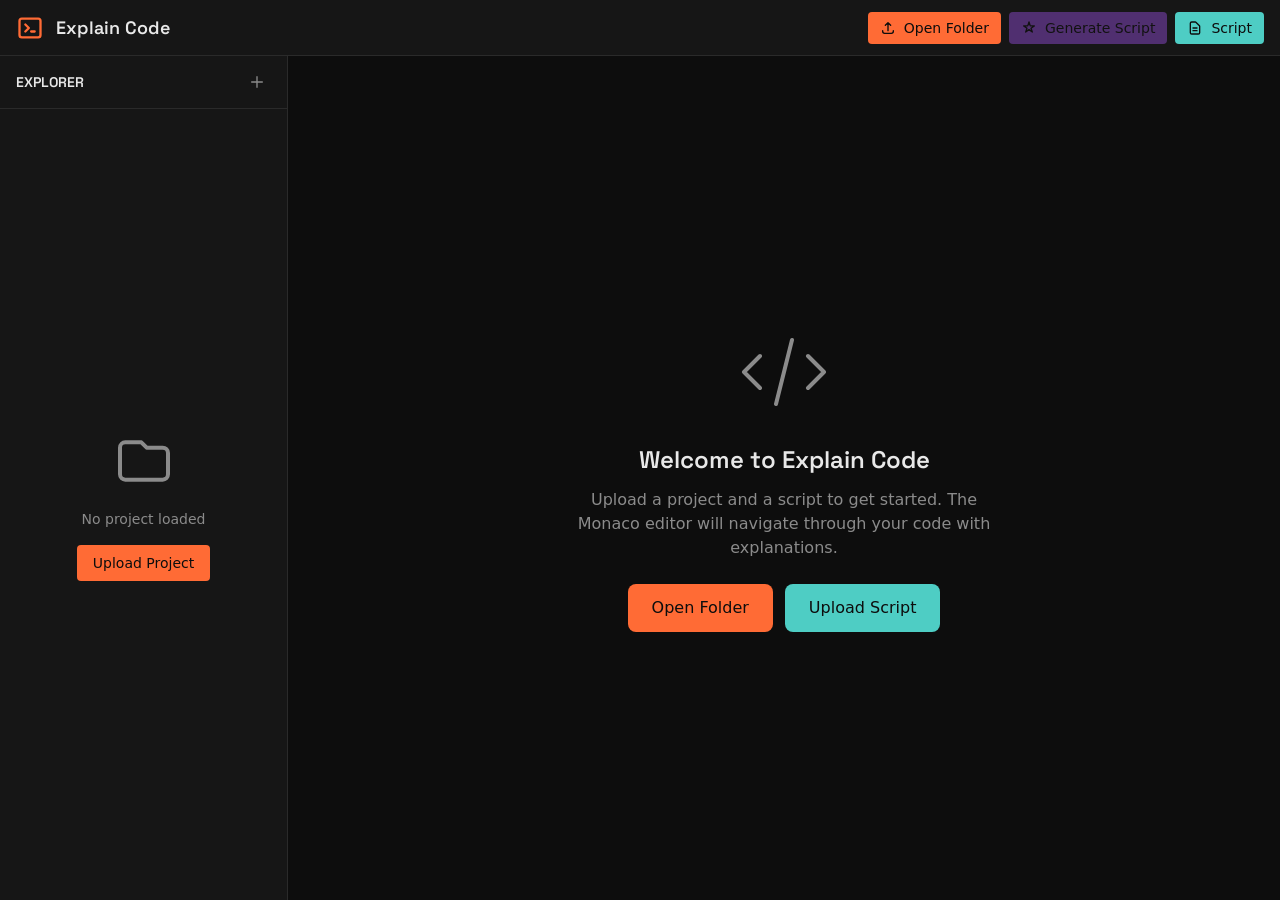
<file: explain-code/index.html>
<!DOCTYPE html>
<html lang="en">

<head>
  <meta charset="UTF-8" />
  <link rel="icon" type="image/svg+xml" href="/vite.svg" />
  <meta name="viewport" content="width=device-width, initial-scale=1.0" />
  <title>Explain Code</title>
  <link rel="preconnect" href="https://fonts.googleapis.com">
  <link rel="preconnect" href="https://fonts.gstatic.com" crossorigin>
  <link
    href="https://fonts.googleapis.com/css2?family=JetBrains+Mono:wght@400;500;600&family=Space+Grotesk:wght@400;500;600;700&display=swap"
    rel="stylesheet">
  <script type="module" crossorigin src="./assets/index-BURBb6Ib.js"></script>
  <link rel="modulepreload" crossorigin href="./assets/editor.api2-6W6OdoEU.js">
  <link rel="stylesheet" crossorigin href="./assets/editor-CWI9TnMM.css">
  <link rel="stylesheet" crossorigin href="./assets/index-Lh2BzDaf.css">
</head>

<body class="bg-bg-primary text-text-primary">
  <div id="app"></div>
</body>

</html>
</file>
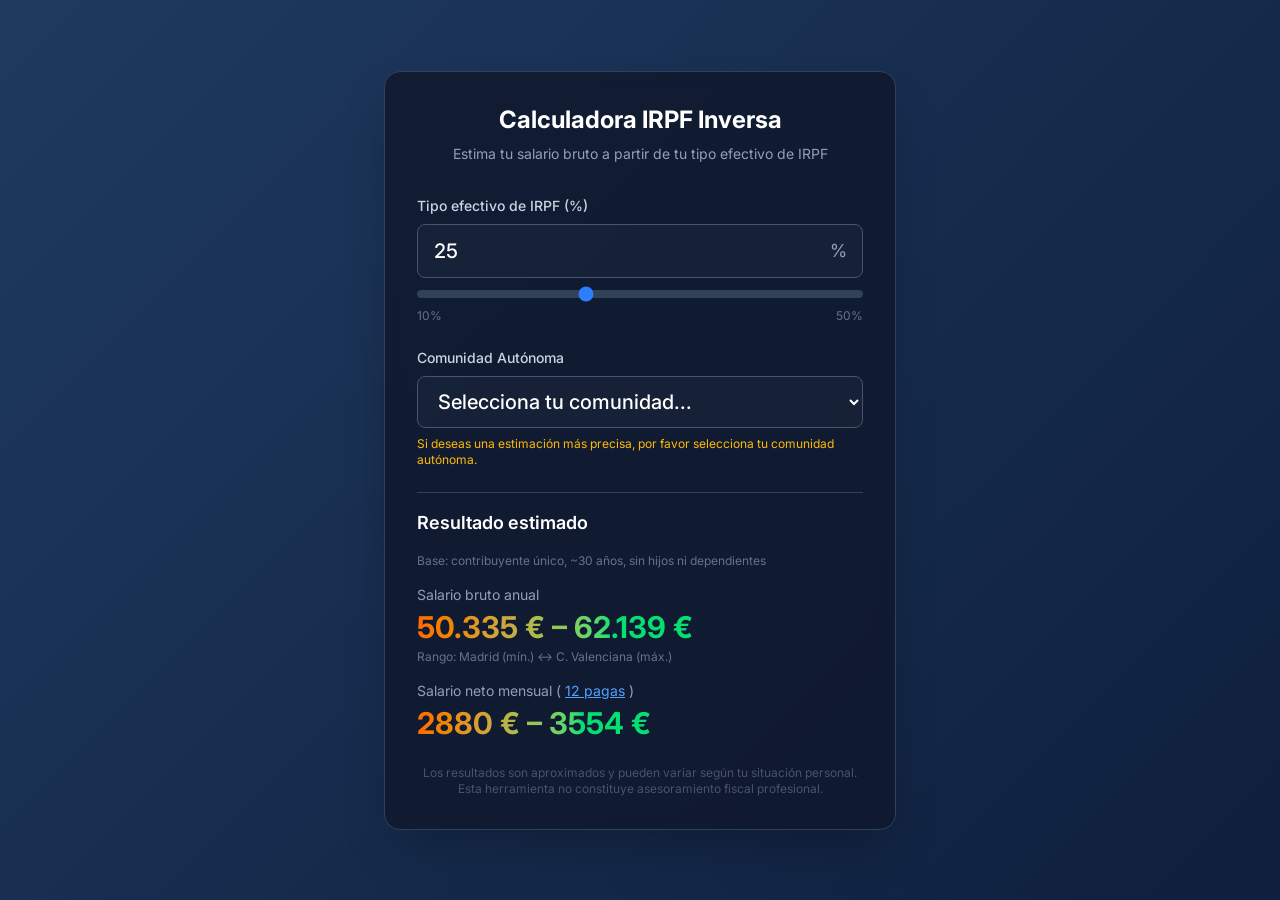
<file: reverse-irpf/index.html>
<!doctype html>
<html lang="es">

<head>
  <meta charset="UTF-8" />
  <link rel="icon" type="image/svg+xml" href="./favicon.ico" />
  <meta name="viewport" content="width=device-width, initial-scale=1.0" />
  <link rel="preconnect" href="https://fonts.googleapis.com" />
  <link rel="preconnect" href="https://fonts.gstatic.com" crossorigin />
  <link href="https://fonts.googleapis.com/css2?family=Inter:wght@400;500;600;700&display=swap" rel="stylesheet" />
  <title>Calculadora IRPF Inversa</title>
  <script type="module" crossorigin src="./assets/index-DHBJcMSZ.js"></script>
  <link rel="stylesheet" crossorigin href="./assets/index-BUW7N6rq.css">
</head>

<body>
  <div id="app"></div>
</body>

</html>
</file>
<file: explain-code/assets/editor-CWI9TnMM.css>
.monaco-aria-container{position:absolute;left:-999em}::-ms-clear{display:none}.monaco-editor .editor-widget input{color:inherit}.monaco-editor{-webkit-text-size-adjust:100%;color:var(--vscode-editor-foreground);background-color:var(--vscode-editor-background);overflow-wrap:initial;position:relative;overflow:visible}.monaco-editor-background{background-color:var(--vscode-editor-background)}.monaco-editor .rangeHighlight{background-color:var(--vscode-editor-rangeHighlightBackground);box-sizing:border-box;border:1px solid var(--vscode-editor-rangeHighlightBorder)}.monaco-editor.hc-black .rangeHighlight,.monaco-editor.hc-light .rangeHighlight{border-style:dotted}.monaco-editor .symbolHighlight{background-color:var(--vscode-editor-symbolHighlightBackground);box-sizing:border-box;border:1px solid var(--vscode-editor-symbolHighlightBorder)}.monaco-editor.hc-black .symbolHighlight,.monaco-editor.hc-light .symbolHighlight{border-style:dotted}.monaco-editor .editorCanvas{z-index:0;pointer-events:none;width:100%;height:100%;position:absolute}.monaco-editor .overflow-guard{position:relative;overflow:hidden}.monaco-editor .view-overlays{position:absolute;top:0}.monaco-editor .view-overlays>div,.monaco-editor .margin-view-overlays>div{width:100%;position:absolute}.monaco-editor .squiggly-error{border-bottom:4px double var(--vscode-editorError-border)}.monaco-editor .squiggly-error:before{content:"";background:var(--vscode-editorError-background);width:100%;height:100%;display:block}.monaco-editor .squiggly-warning{border-bottom:4px double var(--vscode-editorWarning-border)}.monaco-editor .squiggly-warning:before{content:"";background:var(--vscode-editorWarning-background);width:100%;height:100%;display:block}.monaco-editor .squiggly-info{border-bottom:4px double var(--vscode-editorInfo-border)}.monaco-editor .squiggly-info:before{content:"";background:var(--vscode-editorInfo-background);width:100%;height:100%;display:block}.monaco-editor .squiggly-hint{border-bottom:2px dotted var(--vscode-editorHint-border)}.monaco-editor.showUnused .squiggly-unnecessary{border-bottom:2px dashed var(--vscode-editorUnnecessaryCode-border)}.monaco-editor.showDeprecated .squiggly-inline-deprecated{text-decoration:line-through;-webkit-text-decoration-color:var(--vscode-editor-foreground,inherit);text-decoration-color:var(--vscode-editor-foreground,inherit)}.monaco-scrollable-element>.scrollbar>.scra{cursor:pointer;font-size:11px!important}.monaco-scrollable-element>.visible{opacity:1;z-index:11;background:0 0;transition:opacity .1s linear}.monaco-scrollable-element>.invisible{opacity:0;pointer-events:none}.monaco-scrollable-element>.invisible.fade{transition:opacity .8s linear}.monaco-scrollable-element>.shadow{display:none;position:absolute}.monaco-scrollable-element>.shadow.top{width:100%;height:3px;box-shadow:var(--vscode-scrollbar-shadow) 0 6px 6px -6px inset;display:block;top:0;left:3px}.monaco-scrollable-element>.shadow.left{width:3px;height:100%;box-shadow:var(--vscode-scrollbar-shadow) 6px 0 6px -6px inset;display:block;top:3px;left:0}.monaco-scrollable-element>.shadow.top-left-corner{width:3px;height:3px;display:block;top:0;left:0}.monaco-scrollable-element>.shadow.top.left{box-shadow:var(--vscode-scrollbar-shadow) 6px 0 6px -6px inset}.monaco-scrollable-element>.scrollbar{background:var(--vscode-scrollbar-background)}.monaco-scrollable-element>.scrollbar>.slider{background:var(--vscode-scrollbarSlider-background)}.monaco-scrollable-element>.scrollbar>.slider:hover{background:var(--vscode-scrollbarSlider-hoverBackground)}.monaco-scrollable-element>.scrollbar>.slider.active{background:var(--vscode-scrollbarSlider-activeBackground)}.monaco-editor .blockDecorations-container{pointer-events:none;position:absolute;top:0}.monaco-editor .blockDecorations-block{box-sizing:border-box;position:absolute}.monaco-editor .view-overlays .current-line,.monaco-editor .margin-view-overlays .current-line{box-sizing:border-box;height:100%;display:block;position:absolute;top:0;left:0}.monaco-editor .margin-view-overlays .current-line.current-line-margin.current-line-margin-both{border-right:0}.monaco-editor .lines-content .cdr{height:100%;position:absolute}.monaco-editor .glyph-margin{position:absolute;top:0}.monaco-editor .glyph-margin-widgets .cgmr{justify-content:center;align-items:center;display:flex;position:absolute}.monaco-editor .glyph-margin-widgets .cgmr.codicon-modifier-spin:before{position:absolute;top:50%;left:50%;transform:translate(-50%,-50%)}.monaco-editor .lines-content .core-guide{box-sizing:border-box;height:100%;position:absolute}.monaco-editor .margin-view-overlays .line-numbers{font-variant-numeric:tabular-nums;text-align:right;vertical-align:middle;box-sizing:border-box;cursor:default;display:inline-block;position:absolute;bottom:0}.monaco-editor .relative-current-line-number{text-align:left;width:100%;display:inline-block}.monaco-editor .margin-view-overlays .line-numbers.lh-odd{margin-top:1px}.monaco-editor .line-numbers{color:var(--vscode-editorLineNumber-foreground)}.monaco-editor .line-numbers.active-line-number{color:var(--vscode-editorLineNumber-activeForeground)}.monaco-mouse-cursor-text{cursor:text}.mtkcontrol{color:#fff!important;background:#960000!important}.mtkoverflow{background-color:var(--vscode-button-background,var(--vscode-editor-background));color:var(--vscode-button-foreground,var(--vscode-editor-foreground));border-style:solid;border-width:1px;border-color:var(--vscode-contrastBorder);cursor:pointer;border-radius:2px;padding:4px}.mtkoverflow:hover{background-color:var(--vscode-button-hoverBackground)}.monaco-editor.no-user-select .lines-content,.monaco-editor.no-user-select .view-line,.monaco-editor.no-user-select .view-lines{-webkit-user-select:none;user-select:none}.monaco-editor.mac .lines-content:hover,.monaco-editor.mac .view-line:hover,.monaco-editor.mac .view-lines:hover{-webkit-user-select:text;user-select:text}.monaco-editor.enable-user-select{-moz-user-select:initial;user-select:initial;-webkit-user-select:initial}.monaco-editor .view-lines{white-space:nowrap}.monaco-editor .view-line{box-sizing:border-box;width:100%;position:absolute}.monaco-editor .lines-content>.view-lines>.view-line>span{position:absolute;top:0;bottom:0}.monaco-editor .mtkw{color:var(--vscode-editorWhitespace-foreground)!important}.monaco-editor .mtkz{display:inline-block;color:var(--vscode-editorWhitespace-foreground)!important}.monaco-editor .lines-decorations{background:#fff;position:absolute;top:0}.monaco-editor .margin-view-overlays .cldr{height:100%;position:absolute}.monaco-editor .margin{background-color:var(--vscode-editorGutter-background)}.monaco-editor .margin-view-overlays .cmdr{width:100%;height:100%;position:absolute;left:0}.monaco-editor .minimap.slider-mouseover .minimap-slider{opacity:0;transition:opacity .1s linear}.monaco-editor .minimap.slider-mouseover:hover .minimap-slider,.monaco-editor .minimap.slider-mouseover .minimap-slider.active{opacity:1}.monaco-editor .minimap-slider .minimap-slider-horizontal{background:var(--vscode-minimapSlider-background)}.monaco-editor .minimap-slider:hover .minimap-slider-horizontal{background:var(--vscode-minimapSlider-hoverBackground)}.monaco-editor .minimap-slider.active .minimap-slider-horizontal{background:var(--vscode-minimapSlider-activeBackground)}.monaco-editor .minimap-shadow-visible{box-shadow:var(--vscode-scrollbar-shadow) -6px 0 6px -6px inset}.monaco-editor .minimap-shadow-hidden{width:0;position:absolute}.monaco-editor .minimap-shadow-visible{pointer-events:none;width:6px;position:absolute;left:-6px}.monaco-editor.no-minimap-shadow .minimap-shadow-visible{width:1px;position:absolute;left:-1px}.minimap.minimap-autohide-mouseover,.minimap.minimap-autohide-scroll{opacity:0;transition:opacity .5s}.minimap.minimap-autohide-scroll{pointer-events:none}.minimap.minimap-autohide-mouseover:hover,.minimap.minimap-autohide-scroll.active{opacity:1;pointer-events:auto}.monaco-editor .minimap{z-index:5}.monaco-editor .overlayWidgets{position:absolute;top:0;left:0}.monaco-editor .view-ruler{box-shadow:1px 0 0 0 var(--vscode-editorRuler-foreground) inset;position:absolute;top:0}.monaco-editor .scroll-decoration{height:6px;box-shadow:var(--vscode-scrollbar-shadow) 0 6px 6px -6px inset;position:absolute;top:0;left:0}.monaco-editor .lines-content .cslr{position:absolute}.monaco-editor .focused .selected-text{background-color:var(--vscode-editor-selectionBackground)}.monaco-editor .selected-text{background-color:var(--vscode-editor-inactiveSelectionBackground)}.monaco-editor .top-left-radius{border-top-left-radius:3px}.monaco-editor .bottom-left-radius{border-bottom-left-radius:3px}.monaco-editor .top-right-radius{border-top-right-radius:3px}.monaco-editor .bottom-right-radius{border-bottom-right-radius:3px}.monaco-editor.hc-black .top-left-radius{border-top-left-radius:0}.monaco-editor.hc-black .bottom-left-radius{border-bottom-left-radius:0}.monaco-editor.hc-black .top-right-radius{border-top-right-radius:0}.monaco-editor.hc-black .bottom-right-radius{border-bottom-right-radius:0}.monaco-editor.hc-light .top-left-radius{border-top-left-radius:0}.monaco-editor.hc-light .bottom-left-radius{border-bottom-left-radius:0}.monaco-editor.hc-light .top-right-radius{border-top-right-radius:0}.monaco-editor.hc-light .bottom-right-radius{border-bottom-right-radius:0}.monaco-editor .cursors-layer{position:absolute;top:0}.monaco-editor .cursors-layer>.cursor{box-sizing:border-box;position:absolute;overflow:hidden}.monaco-editor .cursors-layer.cursor-smooth-caret-animation>.cursor{transition:all 80ms}.monaco-editor .cursors-layer.cursor-block-outline-style>.cursor{border-style:solid;border-width:1px;background:0 0!important}.monaco-editor .cursors-layer.cursor-underline-style>.cursor{border-bottom-style:solid;border-bottom-width:2px;background:0 0!important}.monaco-editor .cursors-layer.cursor-underline-thin-style>.cursor{border-bottom-style:solid;border-bottom-width:1px;background:0 0!important}@keyframes monaco-cursor-smooth{0%,20%{opacity:1}60%,to{opacity:0}}@keyframes monaco-cursor-phase{0%,20%{opacity:1}90%,to{opacity:0}}@keyframes monaco-cursor-expand{0%,20%{transform:scaleY(1)}80%,to{transform:scaleY(0)}}.cursor-smooth{animation:.5s ease-in-out 20 alternate monaco-cursor-smooth}.cursor-phase{animation:.5s ease-in-out 20 alternate monaco-cursor-phase}.cursor-expand>.cursor{animation:.5s ease-in-out 20 alternate monaco-cursor-expand}.monaco-editor .mwh{position:absolute;color:var(--vscode-editorWhitespace-foreground)!important}.monaco-editor .monaco-decoration-css-rule-extractor{visibility:hidden;pointer-events:none}.monaco-editor .inputarea{resize:none;color:#0000;z-index:-10;background-color:#0000;border:none;min-width:0;min-height:0;margin:0;padding:0;position:absolute;overflow:hidden;outline:none!important}.monaco-editor .inputarea.ime-input{z-index:10;caret-color:var(--vscode-editorCursor-foreground);color:var(--vscode-editor-foreground)}.monaco-editor .native-edit-context{scrollbar-width:none;z-index:-10;white-space:pre-wrap;margin:0;padding:0;position:absolute;overflow-y:scroll}.monaco-editor .ime-text-area{resize:none;color:#0000;z-index:-10;background-color:#0000;border:none;min-width:0;min-height:0;margin:0;padding:0;position:absolute;overflow:hidden;outline:none!important}.monaco-editor .edit-context-composition-none{background-color:#0000;border-bottom:none}.monaco-editor :not(.hc-black,.hc-light) .edit-context-composition-secondary{border-bottom:1px solid var(--vscode-editor-compositionBorder)}.monaco-editor :not(.hc-black,.hc-light) .edit-context-composition-primary{border-bottom:2px solid var(--vscode-editor-compositionBorder)}.monaco-editor :is(.hc-black,.hc-light) .edit-context-composition-secondary{border:1px solid var(--vscode-editor-compositionBorder)}.monaco-editor :is(.hc-black,.hc-light) .edit-context-composition-primary{border:2px solid var(--vscode-editor-compositionBorder)}.monaco-editor .margin-view-overlays .gpu-mark{border-left:solid 2px var(--vscode-editorWarning-foreground);opacity:.2;width:100%;transition:background-color .1s linear;display:inline-block;position:absolute;top:0;bottom:0;left:0}.monaco-editor .margin-view-overlays .gpu-mark:hover{background-color:var(--vscode-editorWarning-foreground)}.monaco-select-box{cursor:pointer;border-radius:2px;width:100%}.monaco-select-box-dropdown-container{text-transform:none;font-size:13px;font-weight:400}.monaco-action-bar .action-item.select-container{cursor:default}.monaco-action-bar .action-item .monaco-select-box{cursor:pointer;min-width:100px;min-height:18px;padding:2px 23px 2px 8px}.mac .monaco-action-bar .action-item .monaco-select-box{border-radius:3px;min-height:24px;font-size:11px}.monaco-list{white-space:nowrap;width:100%;height:100%;position:relative}.monaco-list.mouse-support{-webkit-user-select:none;user-select:none}.monaco-list>.monaco-scrollable-element{height:100%}.monaco-list-rows{width:100%;height:100%;position:relative}.monaco-list.horizontal-scrolling .monaco-list-rows{width:auto;min-width:100%}.monaco-list-row{box-sizing:border-box;width:100%;position:absolute;overflow:hidden}.monaco-list.mouse-support .monaco-list-row{cursor:pointer;touch-action:none}.monaco-list .monaco-scrollable-element>.scrollbar.vertical,.monaco-pane-view>.monaco-split-view2.vertical>.monaco-scrollable-element>.scrollbar.vertical{z-index:14}.monaco-list-row.scrolling{display:none!important}.monaco-list.element-focused,.monaco-list.selection-single,.monaco-list.selection-multiple{outline:0!important}.monaco-list-type-filter-message{box-sizing:border-box;text-align:center;white-space:normal;opacity:.7;pointer-events:none;width:100%;height:100%;padding:40px 1em 1em;position:absolute;top:0;left:0}.monaco-list-type-filter-message:empty{display:none}.monaco-drag-image{z-index:1000;background-color:var(--vscode-list-activeSelectionBackground);color:var(--vscode-list-activeSelectionForeground);outline:1px solid var(--vscode-list-focusOutline);outline-offset:-1px;text-overflow:ellipsis;white-space:nowrap;border-radius:10px;max-width:120px;padding:1px 7px;font-size:12px;display:inline-block;position:absolute;overflow:hidden}.monaco-select-box-dropdown-padding{--dropdown-padding-top:1px;--dropdown-padding-bottom:1px}.hc-black .monaco-select-box-dropdown-padding,.hc-light .monaco-select-box-dropdown-padding{--dropdown-padding-top:3px;--dropdown-padding-bottom:4px}.monaco-select-box-dropdown-container{box-sizing:border-box;display:none}.monaco-select-box-dropdown-container>.select-box-details-pane>.select-box-description-markdown *{margin:0}.monaco-select-box-dropdown-container>.select-box-details-pane>.select-box-description-markdown a:focus{outline:1px solid -webkit-focus-ring-color;outline-offset:-1px}.monaco-select-box-dropdown-container>.select-box-details-pane>.select-box-description-markdown code{line-height:15px;font-family:var(--monaco-monospace-font)}.monaco-select-box-dropdown-container.visible{text-align:left;border-bottom-right-radius:3px;border-bottom-left-radius:3px;flex-direction:column;width:1px;display:flex;overflow:hidden}.monaco-select-box-dropdown-container>.select-box-dropdown-list-container{padding-top:var(--dropdown-padding-top);padding-bottom:var(--dropdown-padding-bottom);box-sizing:border-box;flex:none;align-self:flex-start;width:100%;padding-left:1px;padding-right:1px;overflow:hidden}.monaco-select-box-dropdown-container>.select-box-details-pane{padding:5px}.hc-black .monaco-select-box-dropdown-container>.select-box-dropdown-list-container{padding-top:var(--dropdown-padding-top);padding-bottom:var(--dropdown-padding-bottom)}.monaco-select-box-dropdown-container>.select-box-dropdown-list-container .monaco-list .monaco-list-row{cursor:pointer}.monaco-select-box-dropdown-container>.select-box-dropdown-list-container .monaco-list .monaco-list-row>.option-text{text-overflow:ellipsis;white-space:nowrap;float:left;padding-left:3.5px;overflow:hidden}.monaco-select-box-dropdown-container>.select-box-dropdown-list-container .monaco-list .monaco-list-row>.option-detail{text-overflow:ellipsis;white-space:nowrap;float:left;opacity:.7;padding-left:3.5px;overflow:hidden}.monaco-select-box-dropdown-container>.select-box-dropdown-list-container .monaco-list .monaco-list-row>.option-decorator-right{text-overflow:ellipsis;white-space:nowrap;float:right;padding-right:10px;overflow:hidden}.monaco-select-box-dropdown-container>.select-box-dropdown-list-container .monaco-list .monaco-list-row>.visually-hidden{width:1px;height:1px;position:absolute;top:auto;left:-10000px;overflow:hidden}.monaco-select-box-dropdown-container>.select-box-dropdown-container-width-control{opacity:0;flex:auto;align-self:flex-start}.monaco-select-box-dropdown-container>.select-box-dropdown-container-width-control>.width-control-div{max-height:0;overflow:hidden}.monaco-select-box-dropdown-container>.select-box-dropdown-container-width-control>.width-control-div>.option-text-width-control{white-space:nowrap;padding-left:4px;padding-right:8px}.monaco-action-bar{white-space:nowrap;height:100%}.monaco-action-bar .actions-container{align-items:center;width:100%;height:100%;margin:0 auto;padding:0;display:flex}.monaco-action-bar.vertical .actions-container{display:inline-block}.monaco-action-bar .action-item{cursor:pointer;justify-content:center;align-items:center;display:block;position:relative}.monaco-action-bar .action-item.disabled{cursor:default}.monaco-action-bar .action-item .icon,.monaco-action-bar .action-item .codicon{display:block}.monaco-action-bar .action-item .codicon{align-items:center;width:16px;height:16px;display:flex}.monaco-action-bar .action-label{border-radius:5px;padding:3px;font-size:11px;display:flex}.monaco-action-bar .action-item.disabled .action-label:not(.icon),.monaco-action-bar .action-item.disabled .action-label:not(.icon):before,.monaco-action-bar .action-item.disabled .action-label:not(.icon):hover{color:var(--vscode-disabledForeground)}.monaco-action-bar .action-item.disabled .action-label.icon,.monaco-action-bar .action-item.disabled .action-label.icon:before,.monaco-action-bar .action-item.disabled .action-label.icon:hover{opacity:.6}.monaco-action-bar.vertical{text-align:left}.monaco-action-bar.vertical .action-item{display:block}.monaco-action-bar.vertical .action-label.separator{border-bottom:1px solid var(--vscode-disabledForeground);margin-left:.8em;margin-right:.8em;padding-top:1px;display:block}.monaco-action-bar .action-item .action-label.separator{cursor:default;background-color:var(--vscode-disabledForeground);width:1px;min-width:1px;height:16px;padding:0;margin:5px 4px!important}.secondary-actions .monaco-action-bar .action-label{margin-left:6px}.monaco-action-bar .action-item.select-container{flex:1;justify-content:center;align-items:center;min-width:60px;max-width:170px;margin-right:10px;display:flex;overflow:hidden}.monaco-action-bar .action-item.action-dropdown-item{display:flex}.monaco-action-bar .action-item.action-dropdown-item>.action-dropdown-item-separator{cursor:default;align-items:center;display:flex}.monaco-action-bar .action-item.action-dropdown-item>.action-dropdown-item-separator>div{width:1px}.monaco-diff-editor .diff-review{position:absolute}.monaco-component.diff-review{-webkit-user-select:none;user-select:none;z-index:99}.monaco-component.diff-review .diff-review-line-number{text-align:right;color:var(--vscode-editorLineNumber-foreground);display:inline-block}.monaco-component.diff-review .diff-review-summary{padding-left:10px}.monaco-component.diff-review .diff-review-shadow{box-shadow:var(--vscode-scrollbar-shadow) 0 -6px 6px -6px inset;position:absolute}.monaco-component.diff-review .diff-review-row{white-space:pre}.monaco-component.diff-review .diff-review-table{min-width:100%;display:table}.monaco-component.diff-review .diff-review-row{width:100%;display:table-row}.monaco-component.diff-review .diff-review-spacer{vertical-align:middle;width:10px;display:inline-block}.monaco-component.diff-review .diff-review-spacer>.codicon{font-size:9px!important}.monaco-component.diff-review .diff-review-actions{z-index:100;display:inline-block;position:absolute;top:2px;right:10px}.monaco-component.diff-review .diff-review-actions .action-label{width:16px;height:16px;margin:2px 0}.monaco-component.diff-review .revertButton{cursor:pointer}.monaco-component.diff-review .action-label{background:var(--vscode-editorActionList-background)}:root{--vscode-sash-size:4px;--vscode-sash-hover-size:4px}.monaco-sash{z-index:35;touch-action:none;position:absolute}.monaco-sash.disabled{pointer-events:none}.monaco-sash.mac.vertical{cursor:col-resize}.monaco-sash.vertical.minimum{cursor:e-resize}.monaco-sash.vertical.maximum{cursor:w-resize}.monaco-sash.mac.horizontal{cursor:row-resize}.monaco-sash.horizontal.minimum{cursor:s-resize}.monaco-sash.horizontal.maximum{cursor:n-resize}.monaco-sash.disabled{cursor:default!important;pointer-events:none!important}.monaco-sash.vertical{cursor:ew-resize;width:var(--vscode-sash-size);height:100%;top:0}.monaco-sash.horizontal{cursor:ns-resize;width:100%;height:var(--vscode-sash-size);left:0}.monaco-sash:not(.disabled)>.orthogonal-drag-handle{content:" ";height:calc(var(--vscode-sash-size) * 2);width:calc(var(--vscode-sash-size) * 2);z-index:100;cursor:all-scroll;display:block;position:absolute}.monaco-sash.horizontal.orthogonal-edge-north:not(.disabled)>.orthogonal-drag-handle.start,.monaco-sash.horizontal.orthogonal-edge-south:not(.disabled)>.orthogonal-drag-handle.end{cursor:nwse-resize}.monaco-sash.horizontal.orthogonal-edge-north:not(.disabled)>.orthogonal-drag-handle.end,.monaco-sash.horizontal.orthogonal-edge-south:not(.disabled)>.orthogonal-drag-handle.start{cursor:nesw-resize}.monaco-sash.vertical>.orthogonal-drag-handle.start{left:calc(var(--vscode-sash-size) * -.5);top:calc(var(--vscode-sash-size) * -1)}.monaco-sash.vertical>.orthogonal-drag-handle.end{left:calc(var(--vscode-sash-size) * -.5);bottom:calc(var(--vscode-sash-size) * -1)}.monaco-sash.horizontal>.orthogonal-drag-handle.start{top:calc(var(--vscode-sash-size) * -.5);left:calc(var(--vscode-sash-size) * -1)}.monaco-sash.horizontal>.orthogonal-drag-handle.end{top:calc(var(--vscode-sash-size) * -.5);right:calc(var(--vscode-sash-size) * -1)}.monaco-sash:before{content:"";pointer-events:none;background:0 0;width:100%;height:100%;position:absolute}.monaco-enable-motion .monaco-sash:before{transition:background-color .1s ease-out}.monaco-sash.hover:before,.monaco-sash.active:before{background:var(--vscode-sash-hoverBorder)}.monaco-sash.vertical:before{width:var(--vscode-sash-hover-size);left:calc(50% - (var(--vscode-sash-hover-size) / 2))}.monaco-sash.horizontal:before{height:var(--vscode-sash-hover-size);top:calc(50% - (var(--vscode-sash-hover-size) / 2))}.pointer-events-disabled{pointer-events:none!important}.monaco-sash.debug{background:#0ff}.monaco-sash.debug.disabled{background:#0ff3}.monaco-sash.debug:not(.disabled)>.orthogonal-drag-handle{background:red}.monaco-dropdown{height:100%;padding:0}.monaco-dropdown>.dropdown-label{cursor:pointer;justify-content:center;align-items:center;height:100%;display:flex}.monaco-dropdown>.dropdown-label>.action-label.disabled{cursor:default}.monaco-dropdown-with-primary{border-radius:5px;flex-direction:row;display:flex!important}.monaco-dropdown-with-primary>.action-container>.action-label{margin-right:0}.monaco-dropdown-with-primary>.dropdown-action-container>.monaco-dropdown>.dropdown-label .codicon[class*=codicon-]{margin-left:-3px;padding-left:0;padding-right:0;font-size:12px;line-height:16px}.monaco-dropdown-with-primary>.dropdown-action-container>.monaco-dropdown>.dropdown-label>.action-label{background-position:50%;background-repeat:no-repeat;background-size:16px;display:block}.monaco-toolbar{height:100%}.monaco-toolbar .toolbar-toggle-more{padding:0;display:inline-block}.monaco-toolbar.responsive .monaco-action-bar>.actions-container>.action-item{flex-shrink:1;min-width:20px}.monaco-action-bar .action-item.menu-entry .action-label.icon{background-position:50%;background-repeat:no-repeat;background-size:16px;width:16px;height:16px}.monaco-action-bar .action-item.menu-entry.text-only .action-label{color:var(--vscode-descriptionForeground);border-radius:2px;overflow:hidden}.monaco-action-bar .action-item.menu-entry.text-only.use-comma:not(:last-of-type) .action-label:after{content:", "}.monaco-action-bar .action-item.menu-entry.text-only+.action-item:not(.text-only)>.monaco-dropdown .action-label{color:var(--vscode-descriptionForeground)}.monaco-dropdown-with-default{border-radius:5px;flex-direction:row;display:flex!important}.monaco-dropdown-with-default>.action-container>.action-label{margin-right:0}.monaco-dropdown-with-default>.action-container.menu-entry>.action-label.icon{background-position:50%;background-repeat:no-repeat;background-size:16px;width:16px;height:16px}.monaco-dropdown-with-default:hover{background-color:var(--vscode-toolbar-hoverBackground)}.monaco-dropdown-with-default>.dropdown-action-container>.monaco-dropdown>.dropdown-label .codicon[class*=codicon-]{margin-left:-3px;padding-left:0;padding-right:0;font-size:12px;line-height:16px}.monaco-dropdown-with-default>.dropdown-action-container>.monaco-dropdown>.dropdown-label>.action-label{background-position:50%;background-repeat:no-repeat;background-size:16px;display:block}.monaco-editor .diff-hidden-lines-widget{width:100%}.monaco-editor .diff-hidden-lines{height:0;font-size:13px;line-height:14px;transform:translateY(-10px)}.monaco-editor .diff-hidden-lines:not(.dragging) .top:hover,.monaco-editor .diff-hidden-lines:not(.dragging) .bottom:hover,.monaco-editor .diff-hidden-lines .top.dragging,.monaco-editor .diff-hidden-lines .bottom.dragging{background-color:var(--vscode-focusBorder)}.monaco-editor .diff-hidden-lines .top,.monaco-editor .diff-hidden-lines .bottom{background-color:#0000;background-clip:padding-box;border-top:4px solid #0000;border-bottom:2px solid #0000;height:4px;transition:background-color .1s ease-out}.monaco-editor.draggingUnchangedRegion.canMoveTop:not(.canMoveBottom) *,.monaco-editor .diff-hidden-lines .top.canMoveTop:not(.canMoveBottom),.monaco-editor .diff-hidden-lines .bottom.canMoveTop:not(.canMoveBottom){cursor:n-resize!important}.monaco-editor.draggingUnchangedRegion:not(.canMoveTop).canMoveBottom *,.monaco-editor .diff-hidden-lines .top:not(.canMoveTop).canMoveBottom,.monaco-editor .diff-hidden-lines .bottom:not(.canMoveTop).canMoveBottom{cursor:s-resize!important}.monaco-editor.draggingUnchangedRegion.canMoveTop.canMoveBottom *,.monaco-editor .diff-hidden-lines .top.canMoveTop.canMoveBottom,.monaco-editor .diff-hidden-lines .bottom.canMoveTop.canMoveBottom{cursor:ns-resize!important}.monaco-editor .diff-hidden-lines .top{transform:translateY(4px)}.monaco-editor .diff-hidden-lines .bottom{transform:translateY(-6px)}.monaco-editor .diff-unchanged-lines{background:var(--vscode-diffEditor-unchangedCodeBackground)}.monaco-editor .noModificationsOverlay{z-index:1;background:var(--vscode-editor-background);justify-content:center;align-items:center;display:flex}.monaco-editor .diff-hidden-lines .center{background:var(--vscode-diffEditor-unchangedRegionBackground);color:var(--vscode-diffEditor-unchangedRegionForeground);text-overflow:ellipsis;white-space:nowrap;height:24px;box-shadow:inset 0 -5px 5px -7px var(--vscode-diffEditor-unchangedRegionShadow), inset 0 5px 5px -7px var(--vscode-diffEditor-unchangedRegionShadow);display:block;overflow:hidden}.monaco-editor .diff-hidden-lines .center span.codicon{vertical-align:middle}.monaco-editor .diff-hidden-lines .center a:hover .codicon{cursor:pointer;color:var(--vscode-editorLink-activeForeground)!important}.monaco-editor .diff-hidden-lines div.breadcrumb-item{cursor:pointer}.monaco-editor .diff-hidden-lines div.breadcrumb-item:hover{color:var(--vscode-editorLink-activeForeground)}.monaco-editor .movedOriginal,.monaco-editor .movedModified{border:2px solid var(--vscode-diffEditor-move-border)}.monaco-editor .movedOriginal.currentMove,.monaco-editor .movedModified.currentMove{border:2px solid var(--vscode-diffEditor-moveActive-border)}.monaco-diff-editor .moved-blocks-lines path.currentMove{stroke:var(--vscode-diffEditor-moveActive-border)}.monaco-diff-editor .moved-blocks-lines path{pointer-events:visiblestroke}.monaco-diff-editor .moved-blocks-lines .arrow{fill:var(--vscode-diffEditor-move-border)}.monaco-diff-editor .moved-blocks-lines .arrow.currentMove{fill:var(--vscode-diffEditor-moveActive-border)}.monaco-diff-editor .moved-blocks-lines .arrow-rectangle{fill:var(--vscode-editor-background)}.monaco-diff-editor .moved-blocks-lines{pointer-events:none;position:absolute}.monaco-diff-editor .moved-blocks-lines path{fill:none;stroke:var(--vscode-diffEditor-move-border);stroke-width:2px}.monaco-editor .char-delete.diff-range-empty{border-left:solid var(--vscode-diffEditor-removedTextBackground) 3px;margin-left:-1px}.monaco-editor .char-insert.diff-range-empty{border-left:solid var(--vscode-diffEditor-insertedTextBackground) 3px}.monaco-editor .fold-unchanged{cursor:pointer}.monaco-diff-editor .diff-moved-code-block{justify-content:flex-end;margin-top:-4px;display:flex}.monaco-diff-editor .diff-moved-code-block .action-bar .action-label.codicon{width:12px;height:12px;font-size:12px}.monaco-diff-editor .diffOverview{z-index:9}.monaco-diff-editor .diffOverview .diffViewport{z-index:10}.monaco-diff-editor.vs .diffOverview{background:#00000008}.monaco-diff-editor.vs-dark .diffOverview{background:#ffffff03}.monaco-scrollable-element.modified-in-monaco-diff-editor.vs .scrollbar,.monaco-scrollable-element.modified-in-monaco-diff-editor.vs-dark .scrollbar,.monaco-scrollable-element.modified-in-monaco-diff-editor.hc-black .scrollbar,.monaco-scrollable-element.modified-in-monaco-diff-editor.hc-light .scrollbar{background:0 0}.monaco-scrollable-element.modified-in-monaco-diff-editor .slider{z-index:10}.modified-in-monaco-diff-editor .slider.active{background:#ababab66}.modified-in-monaco-diff-editor.hc-black .slider.active,.modified-in-monaco-diff-editor.hc-light .slider.active{background:0 0}.monaco-editor .insert-sign,.monaco-diff-editor .insert-sign,.monaco-editor .delete-sign,.monaco-diff-editor .delete-sign{align-items:center;opacity:.7!important;font-size:11px!important;display:flex!important}.monaco-editor.hc-black .insert-sign,.monaco-diff-editor.hc-black .insert-sign,.monaco-editor.hc-black .delete-sign,.monaco-diff-editor.hc-black .delete-sign,.monaco-editor.hc-light .insert-sign,.monaco-diff-editor.hc-light .insert-sign,.monaco-editor.hc-light .delete-sign,.monaco-diff-editor.hc-light .delete-sign{opacity:1}.monaco-editor .inline-deleted-margin-view-zone,.monaco-editor .inline-added-margin-view-zone{text-align:right}.monaco-editor .arrow-revert-change{z-index:10;position:absolute}.monaco-editor .arrow-revert-change:hover{cursor:pointer}.monaco-editor .view-zones .view-lines .view-line span{display:inline-block}.monaco-editor .margin-view-zones .lightbulb-glyph:hover{cursor:pointer}.monaco-editor .char-insert,.monaco-diff-editor .char-insert{background-color:var(--vscode-diffEditor-insertedTextBackground)}.monaco-editor .line-insert,.monaco-diff-editor .line-insert{background-color:var(--vscode-diffEditor-insertedLineBackground,var(--vscode-diffEditor-insertedTextBackground))}.monaco-editor .line-insert,.monaco-editor .char-insert{box-sizing:border-box;border:1px solid var(--vscode-diffEditor-insertedTextBorder)}.monaco-editor.hc-black .line-insert,.monaco-editor.hc-light .line-insert,.monaco-editor.hc-black .char-insert,.monaco-editor.hc-light .char-insert{border-style:dashed}.monaco-editor .line-delete,.monaco-editor .char-delete{box-sizing:border-box;border:1px solid var(--vscode-diffEditor-removedTextBorder)}.monaco-editor.hc-black .line-delete,.monaco-editor.hc-light .line-delete,.monaco-editor.hc-black .char-delete,.monaco-editor.hc-light .char-delete{border-style:dashed}.monaco-editor .inline-added-margin-view-zone,.monaco-editor .gutter-insert,.monaco-diff-editor .gutter-insert{background-color:var(--vscode-diffEditorGutter-insertedLineBackground,var(--vscode-diffEditor-insertedLineBackground), var(--vscode-diffEditor-insertedTextBackground))}.monaco-editor .char-delete,.monaco-diff-editor .char-delete,.monaco-editor .inline-deleted-text{background-color:var(--vscode-diffEditor-removedTextBackground)}.monaco-editor .inline-deleted-text{text-decoration:line-through}.monaco-editor .line-delete,.monaco-diff-editor .line-delete{background-color:var(--vscode-diffEditor-removedLineBackground,var(--vscode-diffEditor-removedTextBackground))}.monaco-editor .inline-deleted-margin-view-zone,.monaco-editor .gutter-delete,.monaco-diff-editor .gutter-delete{background-color:var(--vscode-diffEditorGutter-removedLineBackground,var(--vscode-diffEditor-removedLineBackground), var(--vscode-diffEditor-removedTextBackground))}.monaco-diff-editor.side-by-side .editor.modified{box-shadow:-6px 0 5px -5px var(--vscode-scrollbar-shadow);border-left:1px solid var(--vscode-diffEditor-border)}.monaco-diff-editor.side-by-side .editor.original{box-shadow:6px 0 5px -5px var(--vscode-scrollbar-shadow);border-right:1px solid var(--vscode-diffEditor-border)}.monaco-diff-editor .diffViewport{background:var(--vscode-scrollbarSlider-background)}.monaco-diff-editor .diffViewport:hover{background:var(--vscode-scrollbarSlider-hoverBackground)}.monaco-diff-editor .diffViewport:active{background:var(--vscode-scrollbarSlider-activeBackground)}.monaco-editor .diagonal-fill{background-image:linear-gradient(-45deg, var(--vscode-diffEditor-diagonalFill) 12.5%, #0000 12.5%, #0000 50%, var(--vscode-diffEditor-diagonalFill) 50%, var(--vscode-diffEditor-diagonalFill) 62.5%, #0000 62.5%, #0000 100%);background-size:8px 8px}.monaco-diff-editor .gutter{flex-grow:0;flex-shrink:0;position:relative;overflow:hidden}.monaco-diff-editor .gutter>div{position:absolute}.monaco-diff-editor .gutter .gutterItem{opacity:0;transition:opacity .7s}.monaco-diff-editor .gutter .gutterItem.showAlways{opacity:1;transition:none}.monaco-diff-editor .gutter .gutterItem.noTransition{transition:none}.monaco-diff-editor .gutter:hover .gutterItem{opacity:1;transition:opacity .1s ease-in-out}.monaco-diff-editor .gutter .gutterItem .background{border-left:2px var(--vscode-menu-separatorBackground) solid;width:1px;height:100%;position:absolute;left:50%}.monaco-diff-editor .gutter .gutterItem .buttons{justify-content:center;align-items:center;width:100%;display:flex;position:absolute}.monaco-diff-editor .gutter .gutterItem .buttons .monaco-toolbar{height:fit-content}.monaco-diff-editor .gutter .gutterItem .buttons .monaco-toolbar .monaco-action-bar{line-height:1}.monaco-diff-editor .gutter .gutterItem .buttons .monaco-toolbar .monaco-action-bar .actions-container{background:var(--vscode-editorGutter-itemBackground);border-radius:4px;width:fit-content}.monaco-diff-editor .gutter .gutterItem .buttons .monaco-toolbar .monaco-action-bar .actions-container .action-item:hover{background:var(--vscode-toolbar-hoverBackground)}.monaco-diff-editor .gutter .gutterItem .buttons .monaco-toolbar .monaco-action-bar .actions-container .action-item .action-label{color:var(--vscode-editorGutter-itemGlyphForeground);padding:1px 2px}.monaco-diff-editor .diff-hidden-lines-compact{height:11px;display:flex}.monaco-diff-editor .diff-hidden-lines-compact .line-left,.monaco-diff-editor .diff-hidden-lines-compact .line-right{border-top:1px solid;border-color:var(--vscode-editorCodeLens-foreground);opacity:.5;width:100%;height:1px;margin:auto}.monaco-diff-editor .diff-hidden-lines-compact .line-left{width:20px}.monaco-diff-editor .diff-hidden-lines-compact .text{color:var(--vscode-editorCodeLens-foreground);text-wrap:nowrap;margin:0 4px;font-size:11px;line-height:11px}.monaco-editor .line-delete-selectable{-webkit-user-select:text!important;user-select:text!important;z-index:1!important}.line-delete-selectable .view-line{-webkit-user-select:text!important;user-select:text!important}.monaco-editor .selection-anchor{background-color:#007acc;width:2px!important}.monaco-editor .bracket-match{box-sizing:border-box;background-color:var(--vscode-editorBracketMatch-background);border:1px solid var(--vscode-editorBracketMatch-border)}.inline-editor-progress-decoration{width:1em;height:1em;display:inline-block}.inline-progress-widget{justify-content:center;align-items:center;display:flex!important}.inline-progress-widget .icon{font-size:80%!important}.inline-progress-widget:hover .icon{animation:none;font-size:90%!important}.inline-progress-widget:hover .icon:before{content:var(--vscode-icon-x-content);font-family:var(--vscode-icon-x-font-family)}.monaco-editor .monaco-editor-overlaymessage{z-index:10000;padding-bottom:8px}.monaco-editor .monaco-editor-overlaymessage.below{z-index:10000;padding-top:8px;padding-bottom:0}@keyframes fadeIn{0%{opacity:0}to{opacity:1}}.monaco-editor .monaco-editor-overlaymessage.fadeIn{animation:.15s ease-out fadeIn}@keyframes fadeOut{0%{opacity:1}to{opacity:0}}.monaco-editor .monaco-editor-overlaymessage.fadeOut{animation:.1s ease-out fadeOut}.monaco-editor .monaco-editor-overlaymessage .message{color:var(--vscode-editorHoverWidget-foreground);background-color:var(--vscode-editorHoverWidget-background);border:1px solid var(--vscode-inputValidation-infoBorder);border-radius:3px;padding:2px 4px}.monaco-editor .monaco-editor-overlaymessage .message p{margin-block:0}.monaco-editor .monaco-editor-overlaymessage .message a{color:var(--vscode-textLink-foreground)}.monaco-editor .monaco-editor-overlaymessage .message a:hover{color:var(--vscode-textLink-activeForeground)}.monaco-editor.hc-black .monaco-editor-overlaymessage .message,.monaco-editor.hc-light .monaco-editor-overlaymessage .message{border-width:2px}.monaco-editor .monaco-editor-overlaymessage .anchor{z-index:1000;border:8px solid #0000;position:absolute;left:2px;width:0!important;height:0!important}.monaco-editor .monaco-editor-overlaymessage .anchor.top{border-bottom-color:var(--vscode-inputValidation-infoBorder)}.monaco-editor .monaco-editor-overlaymessage .anchor.below{border-top-color:var(--vscode-inputValidation-infoBorder)}.monaco-editor .monaco-editor-overlaymessage:not(.below) .anchor.top,.monaco-editor .monaco-editor-overlaymessage.below .anchor.below{display:none}.monaco-editor .monaco-editor-overlaymessage.below .anchor.top{display:inherit;top:-8px}.monaco-text-button{box-sizing:border-box;text-align:center;cursor:pointer;border:1px solid var(--vscode-button-border,transparent);border-radius:2px;justify-content:center;align-items:center;width:100%;padding:4px;line-height:18px;display:flex}.monaco-text-button:focus{outline-offset:2px!important}.monaco-text-button:hover{text-decoration:none!important}.monaco-button.disabled:focus,.monaco-button.disabled{cursor:default;opacity:.4!important}.monaco-text-button .codicon{margin:0 .2em;color:inherit!important}.monaco-text-button.monaco-text-button-with-short-label{flex-flow:wrap;height:28px;padding:0 4px;overflow:hidden}.monaco-text-button.monaco-text-button-with-short-label>.monaco-button-label{flex-basis:100%}.monaco-text-button.monaco-text-button-with-short-label>.monaco-button-label-short{flex-grow:1;width:0;overflow:hidden}.monaco-text-button.monaco-text-button-with-short-label>.monaco-button-label,.monaco-text-button.monaco-text-button-with-short-label>.monaco-button-label-short{font-weight:400;font-style:inherit;justify-content:center;align-items:center;padding:4px 0;display:flex}.monaco-button-dropdown{cursor:pointer;display:flex}.monaco-button-dropdown.disabled{cursor:default}.monaco-button-dropdown>.monaco-button:focus{outline-offset:-1px!important}.monaco-button-dropdown.disabled>.monaco-button.disabled,.monaco-button-dropdown.disabled>.monaco-button.disabled:focus,.monaco-button-dropdown.disabled>.monaco-button-dropdown-separator{opacity:.4!important}.monaco-button-dropdown>.monaco-button.monaco-text-button{border-right-width:0!important}.monaco-button-dropdown .monaco-button-dropdown-separator{cursor:default;padding:4px 0}.monaco-button-dropdown .monaco-button-dropdown-separator>div{width:1px;height:100%}.monaco-button-dropdown>.monaco-button.monaco-dropdown-button{border:1px solid var(--vscode-button-border,transparent);border-radius:0 2px 2px 0;align-items:center;display:flex;border-left-width:0!important}.monaco-button-dropdown>.monaco-button.monaco-text-button{border-radius:2px 0 0 2px}.monaco-description-button{flex-direction:column;align-items:center;margin:4px 5px;display:flex}.monaco-description-button .monaco-button-description{padding:4px 20px;font-size:11px;font-style:italic}.monaco-description-button .monaco-button-label,.monaco-description-button .monaco-button-description{justify-content:center;align-items:center;display:flex}.monaco-description-button .monaco-button-label>.codicon,.monaco-description-button .monaco-button-description>.codicon{margin:0 .2em;color:inherit!important}.monaco-button.default-colors,.monaco-button-dropdown.default-colors>.monaco-button{color:var(--vscode-button-foreground);background-color:var(--vscode-button-background)}.monaco-button.default-colors:hover,.monaco-button-dropdown.default-colors>.monaco-button:hover{background-color:var(--vscode-button-hoverBackground)}.monaco-button.default-colors.secondary,.monaco-button-dropdown.default-colors>.monaco-button.secondary{color:var(--vscode-button-secondaryForeground);background-color:var(--vscode-button-secondaryBackground)}.monaco-button.default-colors.secondary:hover,.monaco-button-dropdown.default-colors>.monaco-button.secondary:hover{background-color:var(--vscode-button-secondaryHoverBackground)}.monaco-button-dropdown.default-colors .monaco-button-dropdown-separator{background-color:var(--vscode-button-background);border-top:1px solid var(--vscode-button-border);border-bottom:1px solid var(--vscode-button-border)}.monaco-button-dropdown.default-colors .monaco-button.secondary+.monaco-button-dropdown-separator{background-color:var(--vscode-button-secondaryBackground)}.monaco-button-dropdown.default-colors .monaco-button-dropdown-separator>div{background-color:var(--vscode-button-separator)}.action-widget{z-index:40;background-color:var(--vscode-menu-background);width:100%;min-width:100px;max-width:80vw;color:var(--vscode-menu-foreground);box-shadow:0 2px 8px var(--vscode-widget-shadow);border-radius:5px;padding:4px;font-size:13px;display:block;border:1px solid var(--vscode-menu-border)!important}.context-view-block{cursor:initial;z-index:-1;width:100%;height:100%;position:fixed;top:0;left:0}.context-view-pointerBlock{cursor:initial;z-index:2;width:100%;height:100%;position:fixed;top:0;left:0}.action-widget .monaco-list{-webkit-user-select:none;user-select:none;border:0!important}.action-widget .monaco-list:focus:before{outline:0!important}.action-widget .monaco-list .monaco-scrollable-element{overflow:visible}.action-widget .monaco-list .monaco-list-row{white-space:nowrap;cursor:pointer;touch-action:none;border-radius:3px;width:100%;padding:0 4px}.action-widget .monaco-list .monaco-list-row.action.focused:not(.option-disabled){color:var(--vscode-list-activeSelectionForeground);outline:1px solid var(--vscode-menu-selectionBorder,transparent);outline-offset:-1px;background-color:var(--vscode-list-activeSelectionBackground)!important}.action-widget .monaco-list-row.group-header{font-size:13px;font-weight:600;color:var(--vscode-descriptionForeground)!important}.action-widget .monaco-list-row.group-header:not(:first-of-type){margin-top:2px}.action-widget .monaco-scrollable-element .monaco-list-rows .monaco-list-row.separator{border-top:1px solid var(--vscode-editorHoverWidget-border);color:var(--vscode-descriptionForeground);cursor:default;-webkit-user-select:none;user-select:none;border-radius:0;margin:4px 0 0;padding:0;font-size:12px}.action-widget .monaco-scrollable-element .monaco-list-rows .monaco-list-row.separator.focused{background-color:#0000;border-radius:0;outline:0 solid}.action-widget .monaco-list-row.separator:first-of-type{border-top:none;margin-top:0}.action-widget .monaco-list .group-header,.action-widget .monaco-list .option-disabled,.action-widget .monaco-list .option-disabled:before,.action-widget .monaco-list .option-disabled .focused,.action-widget .monaco-list .option-disabled .focused:before{-webkit-touch-callout:none;-webkit-user-select:none;user-select:none;cursor:default!important;background-color:#0000!important;outline:0 solid!important}.action-widget .monaco-list-row.action{align-items:center;gap:4px;display:flex}.action-widget .monaco-list-row.action.option-disabled,.action-widget .monaco-list:focus .monaco-list-row.focused.action.option-disabled,.action-widget .monaco-list-row.action.option-disabled .codicon,.action-widget .monaco-list:not(.drop-target):not(.dragging) .monaco-list-row:hover:not(.selected):not(.focused).option-disabled{color:var(--vscode-disabledForeground)}.action-widget .monaco-list-row.action:not(.option-disabled) .codicon{color:inherit}.action-widget .monaco-list-row.action .title{text-overflow:ellipsis;flex:1;overflow:hidden}.action-widget .monaco-list-row.action .monaco-keybinding>.monaco-keybinding-key{background-color:var(--vscode-keybindingLabel-background);color:var(--vscode-keybindingLabel-foreground);border-style:solid;border-width:1px;border-color:var(--vscode-keybindingLabel-border);border-bottom-color:var(--vscode-keybindingLabel-bottomBorder);box-shadow:inset 0 -1px 0 var(--vscode-widget-shadow);border-radius:3px}.action-widget .action-widget-action-bar{background-color:var(--vscode-menu-background);border-top:1px solid var(--vscode-menu-border);margin-top:2px}.action-widget .action-widget-action-bar:before{content:"";width:100%;display:block}.action-widget .action-widget-action-bar .actions-container{padding:4px 8px 2px 24px}.action-widget-action-bar .action-label{color:var(--vscode-textLink-activeForeground);pointer-events:all;padding:0;font-size:13px;line-height:22px}.action-widget-action-bar .action-item{pointer-events:none;margin-right:16px}.action-widget-action-bar .action-label:hover{background-color:#0000!important}.monaco-action-bar .actions-container.highlight-toggled .action-label.checked{background:var(--vscode-actionBar-toggledBackground)!important}.action-widget .monaco-list .monaco-list-row .description{opacity:.7;margin-left:.5em}.monaco-keybinding{align-items:center;line-height:10px;display:flex}.monaco-keybinding>.monaco-keybinding-key{vertical-align:middle;border-style:solid;border-width:1px;border-radius:3px;margin:0 2px;padding:3px 5px;font-size:11px;display:inline-block}.monaco-keybinding>.monaco-keybinding-key:first-child{margin-left:0}.monaco-keybinding>.monaco-keybinding-key:last-child{margin-right:0}.monaco-keybinding>.monaco-keybinding-key-separator{display:inline-block}.monaco-keybinding>.monaco-keybinding-key-chord-separator{width:6px}.post-edit-widget{box-shadow:0 0 8px 2px var(--vscode-widget-shadow);border:1px solid var(--vscode-widget-border,transparent);color:var(--vscode-button-foreground);background-color:var(--vscode-button-background);border-radius:4px;overflow:hidden}.post-edit-widget .monaco-button{border:none;border-radius:0;padding:2px}.post-edit-widget .monaco-button:hover{background-color:var(--vscode-button-hoverBackground)!important}.post-edit-widget .monaco-button .codicon{margin:0}@font-face{font-family:codicon;font-display:block;src:url(./codicon-ngg6Pgfi.ttf)format("truetype")}.codicon[class*=codicon-]{text-rendering:auto;text-align:center;text-transform:none;-webkit-font-smoothing:antialiased;-moz-osx-font-smoothing:grayscale;-webkit-user-select:none;user-select:none;font:16px/1 codicon;text-decoration:none;display:inline-block}.codicon-wrench-subaction{opacity:.5}@keyframes codicon-spin{to{transform:rotate(360deg)}}.codicon-sync.codicon-modifier-spin,.codicon-loading.codicon-modifier-spin,.codicon-gear.codicon-modifier-spin,.codicon-notebook-state-executing.codicon-modifier-spin{animation:1.5s steps(30,end) infinite codicon-spin}.codicon-modifier-disabled{opacity:.4}.codicon-loading,.codicon-tree-item-loading:before{animation-duration:1s!important;animation-timing-function:cubic-bezier(.53,.21,.29,.67)!important}.monaco-editor .codicon.codicon-symbol-array,.monaco-workbench .codicon.codicon-symbol-array{color:var(--vscode-symbolIcon-arrayForeground)}.monaco-editor .codicon.codicon-symbol-boolean,.monaco-workbench .codicon.codicon-symbol-boolean{color:var(--vscode-symbolIcon-booleanForeground)}.monaco-editor .codicon.codicon-symbol-class,.monaco-workbench .codicon.codicon-symbol-class{color:var(--vscode-symbolIcon-classForeground)}.monaco-editor .codicon.codicon-symbol-method,.monaco-workbench .codicon.codicon-symbol-method{color:var(--vscode-symbolIcon-methodForeground)}.monaco-editor .codicon.codicon-symbol-color,.monaco-workbench .codicon.codicon-symbol-color{color:var(--vscode-symbolIcon-colorForeground)}.monaco-editor .codicon.codicon-symbol-constant,.monaco-workbench .codicon.codicon-symbol-constant{color:var(--vscode-symbolIcon-constantForeground)}.monaco-editor .codicon.codicon-symbol-constructor,.monaco-workbench .codicon.codicon-symbol-constructor{color:var(--vscode-symbolIcon-constructorForeground)}.monaco-editor .codicon.codicon-symbol-value,.monaco-workbench .codicon.codicon-symbol-value,.monaco-editor .codicon.codicon-symbol-enum,.monaco-workbench .codicon.codicon-symbol-enum{color:var(--vscode-symbolIcon-enumeratorForeground)}.monaco-editor .codicon.codicon-symbol-enum-member,.monaco-workbench .codicon.codicon-symbol-enum-member{color:var(--vscode-symbolIcon-enumeratorMemberForeground)}.monaco-editor .codicon.codicon-symbol-event,.monaco-workbench .codicon.codicon-symbol-event{color:var(--vscode-symbolIcon-eventForeground)}.monaco-editor .codicon.codicon-symbol-field,.monaco-workbench .codicon.codicon-symbol-field{color:var(--vscode-symbolIcon-fieldForeground)}.monaco-editor .codicon.codicon-symbol-file,.monaco-workbench .codicon.codicon-symbol-file{color:var(--vscode-symbolIcon-fileForeground)}.monaco-editor .codicon.codicon-symbol-folder,.monaco-workbench .codicon.codicon-symbol-folder{color:var(--vscode-symbolIcon-folderForeground)}.monaco-editor .codicon.codicon-symbol-function,.monaco-workbench .codicon.codicon-symbol-function{color:var(--vscode-symbolIcon-functionForeground)}.monaco-editor .codicon.codicon-symbol-interface,.monaco-workbench .codicon.codicon-symbol-interface{color:var(--vscode-symbolIcon-interfaceForeground)}.monaco-editor .codicon.codicon-symbol-key,.monaco-workbench .codicon.codicon-symbol-key{color:var(--vscode-symbolIcon-keyForeground)}.monaco-editor .codicon.codicon-symbol-keyword,.monaco-workbench .codicon.codicon-symbol-keyword{color:var(--vscode-symbolIcon-keywordForeground)}.monaco-editor .codicon.codicon-symbol-module,.monaco-workbench .codicon.codicon-symbol-module{color:var(--vscode-symbolIcon-moduleForeground)}.monaco-editor .codicon.codicon-symbol-namespace,.monaco-workbench .codicon.codicon-symbol-namespace{color:var(--vscode-symbolIcon-namespaceForeground)}.monaco-editor .codicon.codicon-symbol-null,.monaco-workbench .codicon.codicon-symbol-null{color:var(--vscode-symbolIcon-nullForeground)}.monaco-editor .codicon.codicon-symbol-number,.monaco-workbench .codicon.codicon-symbol-number{color:var(--vscode-symbolIcon-numberForeground)}.monaco-editor .codicon.codicon-symbol-object,.monaco-workbench .codicon.codicon-symbol-object{color:var(--vscode-symbolIcon-objectForeground)}.monaco-editor .codicon.codicon-symbol-operator,.monaco-workbench .codicon.codicon-symbol-operator{color:var(--vscode-symbolIcon-operatorForeground)}.monaco-editor .codicon.codicon-symbol-package,.monaco-workbench .codicon.codicon-symbol-package{color:var(--vscode-symbolIcon-packageForeground)}.monaco-editor .codicon.codicon-symbol-property,.monaco-workbench .codicon.codicon-symbol-property{color:var(--vscode-symbolIcon-propertyForeground)}.monaco-editor .codicon.codicon-symbol-reference,.monaco-workbench .codicon.codicon-symbol-reference{color:var(--vscode-symbolIcon-referenceForeground)}.monaco-editor .codicon.codicon-symbol-snippet,.monaco-workbench .codicon.codicon-symbol-snippet{color:var(--vscode-symbolIcon-snippetForeground)}.monaco-editor .codicon.codicon-symbol-string,.monaco-workbench .codicon.codicon-symbol-string{color:var(--vscode-symbolIcon-stringForeground)}.monaco-editor .codicon.codicon-symbol-struct,.monaco-workbench .codicon.codicon-symbol-struct{color:var(--vscode-symbolIcon-structForeground)}.monaco-editor .codicon.codicon-symbol-text,.monaco-workbench .codicon.codicon-symbol-text{color:var(--vscode-symbolIcon-textForeground)}.monaco-editor .codicon.codicon-symbol-type-parameter,.monaco-workbench .codicon.codicon-symbol-type-parameter{color:var(--vscode-symbolIcon-typeParameterForeground)}.monaco-editor .codicon.codicon-symbol-unit,.monaco-workbench .codicon.codicon-symbol-unit{color:var(--vscode-symbolIcon-unitForeground)}.monaco-editor .codicon.codicon-symbol-variable,.monaco-workbench .codicon.codicon-symbol-variable{color:var(--vscode-symbolIcon-variableForeground)}.monaco-editor .lightBulbWidget{justify-content:center;align-items:center;display:flex}.monaco-editor .lightBulbWidget:hover{cursor:pointer}.monaco-editor .lightBulbWidget.codicon-light-bulb,.monaco-editor .lightBulbWidget.codicon-lightbulb-sparkle{color:var(--vscode-editorLightBulb-foreground)}.monaco-editor .lightBulbWidget.codicon-lightbulb-autofix,.monaco-editor .lightBulbWidget.codicon-lightbulb-sparkle-autofix{color:var(--vscode-editorLightBulbAutoFix-foreground,var(--vscode-editorLightBulb-foreground))}.monaco-editor .lightBulbWidget.codicon-sparkle-filled{color:var(--vscode-editorLightBulbAi-foreground,var(--vscode-icon-foreground))}.monaco-editor .lightBulbWidget:before{z-index:2;position:relative}.monaco-editor .lightBulbWidget:after{content:"";opacity:.3;z-index:1;width:100%;height:100%;display:block;position:absolute;top:0;left:0}.monaco-editor .glyph-margin-widgets .cgmr[class*=codicon-gutter-lightbulb]{cursor:pointer;display:block}.monaco-editor .glyph-margin-widgets .cgmr.codicon-gutter-lightbulb,.monaco-editor .glyph-margin-widgets .cgmr.codicon-gutter-lightbulb-sparkle{color:var(--vscode-editorLightBulb-foreground)}.monaco-editor .glyph-margin-widgets .cgmr.codicon-gutter-lightbulb-auto-fix,.monaco-editor .glyph-margin-widgets .cgmr.codicon-gutter-lightbulb-aifix-auto-fix{color:var(--vscode-editorLightBulbAutoFix-foreground,var(--vscode-editorLightBulb-foreground))}.monaco-editor .glyph-margin-widgets .cgmr.codicon-gutter-lightbulb-sparkle-filled{color:var(--vscode-editorLightBulbAi-foreground,var(--vscode-icon-foreground))}.monaco-editor .codelens-decoration{text-overflow:ellipsis;white-space:nowrap;color:var(--vscode-editorCodeLens-foreground);line-height:var(--vscode-editorCodeLens-lineHeight);font-size:var(--vscode-editorCodeLens-fontSize);padding-right:calc(var(--vscode-editorCodeLens-fontSize)*.5);font-feature-settings:var(--vscode-editorCodeLens-fontFeatureSettings);font-family:var(--vscode-editorCodeLens-fontFamily), var(--vscode-editorCodeLens-fontFamilyDefault);align-items:center;overflow:hidden;display:inline-flex!important}.monaco-editor .codelens-decoration>span,.monaco-editor .codelens-decoration>a{-webkit-user-select:none;user-select:none;white-space:nowrap;vertical-align:sub;align-items:center;display:inline-flex}.monaco-editor .codelens-decoration>a{text-decoration:none}.monaco-editor .codelens-decoration>a:hover{cursor:pointer;color:var(--vscode-editorLink-activeForeground)!important}.monaco-editor .codelens-decoration>a:hover .codicon{color:var(--vscode-editorLink-activeForeground)!important}.monaco-editor .codelens-decoration .codicon[class*=codicon-]{vertical-align:middle;color:var(--vscode-editorCodeLens-foreground);line-height:var(--vscode-editorCodeLens-lineHeight);font-size:var(--vscode-editorCodeLens-fontSize);color:currentColor!important}.monaco-editor .codelens-decoration>a:hover .codicon:before{cursor:pointer}@keyframes fadein{0%{opacity:0}to{opacity:1}}.monaco-editor .codelens-decoration.fadein{animation:.1s linear fadein}.monaco-editor .inlineSuggestionsHints{padding:4px}.monaco-editor .inlineSuggestionsHints .warningMessage p{margin:0}.monaco-editor .inlineSuggestionsHints.withBorder{z-index:39;color:var(--vscode-editorHoverWidget-foreground);background-color:var(--vscode-editorHoverWidget-background);border:1px solid var(--vscode-editorHoverWidget-border)}.monaco-editor .inlineSuggestionsHints a,.monaco-editor .inlineSuggestionsHints a:hover{color:var(--vscode-foreground)!important}.monaco-editor .inlineSuggestionsHints .keybinding{opacity:.6;margin-left:4px;display:flex}.monaco-editor .inlineSuggestionsHints .keybinding .monaco-keybinding-key{padding:2px 3px;font-size:8px}.monaco-editor .inlineSuggestionsHints .availableSuggestionCount a{justify-content:center;min-width:19px;display:flex}.monaco-editor .inlineSuggestionStatusBarItemLabel{margin-right:2px}.monaco-hover{cursor:default;-webkit-user-select:text;user-select:text;box-sizing:border-box;white-space:var(--vscode-hover-whiteSpace,normal);line-height:1.5em;position:absolute;overflow:hidden}.monaco-hover.fade-in{animation:.1s linear fadein}.monaco-hover.hidden{display:none}.monaco-hover a:hover:not(.disabled){cursor:pointer}.monaco-hover .hover-contents:not(.html-hover-contents){padding:4px 8px}.monaco-hover .markdown-hover>.hover-contents:not(.code-hover-contents){max-width:var(--vscode-hover-maxWidth,500px);word-wrap:break-word}.monaco-hover .markdown-hover>.hover-contents:not(.code-hover-contents) hr{min-width:100%}.monaco-hover p,.monaco-hover .code,.monaco-hover ul,.monaco-hover h1,.monaco-hover h2,.monaco-hover h3,.monaco-hover h4,.monaco-hover h5,.monaco-hover h6{margin:8px 0}.monaco-hover h1,.monaco-hover h2,.monaco-hover h3,.monaco-hover h4,.monaco-hover h5,.monaco-hover h6{line-height:1.1}.monaco-hover code{font-family:var(--monaco-monospace-font)}.monaco-hover hr{box-sizing:border-box;border-left:0;border-right:0;height:1px;margin:4px -8px -4px}.monaco-hover p:first-child,.monaco-hover .code:first-child,.monaco-hover ul:first-child{margin-top:0}.monaco-hover p:last-child,.monaco-hover .code:last-child,.monaco-hover ul:last-child{margin-bottom:0}.monaco-hover ul,.monaco-hover ol{padding-left:20px}.monaco-hover li>p{margin-bottom:0}.monaco-hover li>ul{margin-top:0}.monaco-hover code{border-radius:3px;padding:0 .4em}.monaco-hover .monaco-tokenized-source{white-space:var(--vscode-hover-sourceWhiteSpace,pre-wrap)}.monaco-hover .hover-row.status-bar{font-size:12px;line-height:22px}.monaco-hover .hover-row.status-bar .info{padding:0 8px;font-style:italic}.monaco-hover .hover-row.status-bar .actions{width:100%;padding:0 8px;display:flex}.monaco-hover .hover-row.status-bar .actions .action-container{cursor:pointer;text-wrap:nowrap;text-overflow:ellipsis;margin-right:16px;overflow:hidden}.monaco-hover .hover-row.status-bar .actions .action-container .action .icon{vertical-align:middle;padding-right:4px}.monaco-hover .hover-row.status-bar .actions .action-container a{color:var(--vscode-textLink-foreground);-webkit-text-decoration:var(--text-link-decoration);-webkit-text-decoration:var(--text-link-decoration);text-decoration:var(--text-link-decoration)}.monaco-hover .hover-row.status-bar .actions .action-container a .icon.codicon{color:var(--vscode-textLink-foreground)}.monaco-hover .markdown-hover .hover-contents .codicon{color:inherit;font-size:inherit;vertical-align:middle}.monaco-hover .hover-contents a.code-link:hover,.monaco-hover .hover-contents a.code-link{color:inherit}.monaco-hover .hover-contents a.code-link:before{content:"("}.monaco-hover .hover-contents a.code-link:after{content:")"}.monaco-hover .hover-contents a.code-link>span{text-underline-position:under;color:var(--vscode-textLink-foreground);border-bottom:1px solid #0000;text-decoration:underline}.monaco-hover .hover-contents a.code-link>span:hover{color:var(--vscode-textLink-activeForeground)}.monaco-hover .markdown-hover .hover-contents:not(.code-hover-contents):not(.html-hover-contents) p:last-child [style*=background-color]{margin-bottom:4px;display:inline-block}.monaco-hover .markdown-hover .hover-contents:not(.code-hover-contents):not(.html-hover-contents) span.codicon{margin-bottom:2px}.monaco-hover-content .action-container a{-webkit-user-select:none;user-select:none}.monaco-hover-content .action-container.disabled{pointer-events:none;opacity:.4;cursor:default}.monaco-hover .action-container,.monaco-hover .action,.monaco-hover button,.monaco-hover .monaco-button,.monaco-hover .monaco-text-button,.monaco-hover [role=button]{-webkit-user-select:none;user-select:none}.monaco-custom-toggle{float:left;cursor:pointer;box-sizing:border-box;-webkit-user-select:none;user-select:none;border:1px solid #0000;border-radius:3px;width:20px;height:20px;margin-left:2px;padding:1px;overflow:hidden}.monaco-custom-toggle:hover{background-color:var(--vscode-inputOption-hoverBackground)}.hc-black .monaco-custom-toggle:hover,.hc-light .monaco-custom-toggle:hover{border:1px dashed var(--vscode-focusBorder)}.hc-black .monaco-custom-toggle,.hc-light .monaco-custom-toggle,.hc-black .monaco-custom-toggle:hover,.hc-light .monaco-custom-toggle:hover{background:0 0}.monaco-custom-toggle.monaco-checkbox{opacity:1;border:1px solid #0000;border-radius:3px;width:18px;height:18px;margin-left:0;margin-right:9px;padding:0;background-size:16px!important}.monaco-action-bar .checkbox-action-item{border-radius:2px;align-items:center;padding-right:2px;display:flex}.monaco-action-bar .checkbox-action-item:hover{background-color:var(--vscode-toolbar-hoverBackground)}.monaco-action-bar .checkbox-action-item>.monaco-custom-toggle.monaco-checkbox{margin-right:4px}.monaco-action-bar .checkbox-action-item>.checkbox-label{font-size:12px}.monaco-editor .find-widget{z-index:35;box-sizing:border-box;height:33px;box-shadow:0 0 8px 2px var(--vscode-widget-shadow);color:var(--vscode-editorWidget-foreground);border-left:1px solid var(--vscode-widget-border);border-right:1px solid var(--vscode-widget-border);border-bottom:1px solid var(--vscode-widget-border);background-color:var(--vscode-editorWidget-background);border-bottom-right-radius:4px;border-bottom-left-radius:4px;padding:0 4px;line-height:19px;transition:transform .2s linear;position:absolute;overflow:hidden;transform:translateY(calc(-100% - 10px))}.monaco-reduce-motion .monaco-editor .find-widget{transition:transform linear}.monaco-editor .find-widget textarea{margin:0}.monaco-editor .find-widget.hiddenEditor{display:none}.monaco-editor .find-widget.replaceToggled>.replace-part{display:flex}.monaco-editor .find-widget.visible{transform:translateY(0)}.monaco-editor .find-widget .monaco-inputbox.synthetic-focus{outline:1px solid -webkit-focus-ring-color;outline-offset:-1px;outline-color:var(--vscode-focusBorder)}.monaco-editor .find-widget .monaco-inputbox .input{background-color:#0000;min-height:0}.monaco-editor .find-widget .monaco-findInput .input{font-size:13px}.monaco-editor .find-widget>.find-part,.monaco-editor .find-widget>.replace-part{margin:3px 25px 0 17px;font-size:12px;display:flex}.monaco-editor .find-widget>.find-part .monaco-inputbox,.monaco-editor .find-widget>.replace-part .monaco-inputbox{min-height:25px}.monaco-editor .find-widget>.replace-part .monaco-inputbox>.ibwrapper>.mirror{padding-right:22px}.monaco-editor .find-widget>.find-part .monaco-inputbox>.ibwrapper>.input,.monaco-editor .find-widget>.find-part .monaco-inputbox>.ibwrapper>.mirror,.monaco-editor .find-widget>.replace-part .monaco-inputbox>.ibwrapper>.input,.monaco-editor .find-widget>.replace-part .monaco-inputbox>.ibwrapper>.mirror{padding-top:2px;padding-bottom:2px}.monaco-editor .find-widget>.find-part .find-actions,.monaco-editor .find-widget>.replace-part .replace-actions{align-items:center;height:25px;display:flex}.monaco-editor .find-widget .monaco-findInput{vertical-align:middle;flex:1;display:flex}.monaco-editor .find-widget .monaco-findInput .monaco-scrollable-element{width:100%}.monaco-editor .find-widget .monaco-findInput .monaco-scrollable-element .scrollbar.vertical{opacity:0}.monaco-editor .find-widget .matchesCount{flex:initial;vertical-align:middle;box-sizing:border-box;text-align:center;height:25px;margin:0 0 0 3px;padding:2px 0 0 2px;line-height:23px;display:flex}.monaco-editor .find-widget .button{flex:initial;cursor:pointer;background-position:50%;background-repeat:no-repeat;border-radius:5px;justify-content:center;align-items:center;width:16px;height:16px;margin-left:3px;padding:3px;display:flex}.monaco-editor .find-widget .codicon-find-selection{border-radius:5px;width:22px;height:22px;padding:3px}.monaco-editor .find-widget .button.left{margin-left:0;margin-right:3px}.monaco-editor .find-widget .button.wide{width:auto;padding:1px 6px;top:-1px}.monaco-editor .find-widget .button.toggle{box-sizing:border-box;border-radius:0;width:18px;height:100%;position:absolute;top:0;left:3px}.monaco-editor .find-widget .button.toggle.disabled{display:none}.monaco-editor .find-widget .disabled{color:var(--vscode-disabledForeground);cursor:default}.monaco-editor .find-widget>.replace-part{display:none}.monaco-editor .find-widget>.replace-part>.monaco-findInput{vertical-align:middle;flex:none;display:flex;position:relative}.monaco-editor .find-widget>.replace-part>.monaco-findInput>.controls{position:absolute;top:3px;right:2px}.monaco-editor .find-widget.reduced-find-widget .matchesCount{display:none}.monaco-editor .find-widget.narrow-find-widget{max-width:257px!important}.monaco-editor .find-widget.collapsed-find-widget{max-width:170px!important}.monaco-editor .find-widget.collapsed-find-widget .button.previous,.monaco-editor .find-widget.collapsed-find-widget .button.next,.monaco-editor .find-widget.collapsed-find-widget .button.replace,.monaco-editor .find-widget.collapsed-find-widget .button.replace-all,.monaco-editor .find-widget.collapsed-find-widget>.find-part .monaco-findInput .controls{display:none}.monaco-editor .find-widget.no-results .matchesCount{color:var(--vscode-errorForeground)}.monaco-editor .findMatch{animation-duration:0;background-color:var(--vscode-editor-findMatchHighlightBackground);animation-name:inherit!important}.monaco-editor .currentFindMatch{background-color:var(--vscode-editor-findMatchBackground);border:2px solid var(--vscode-editor-findMatchBorder);box-sizing:border-box;padding:1px}.monaco-editor .findScope{background-color:var(--vscode-editor-findRangeHighlightBackground)}.monaco-editor .find-widget .monaco-sash{background-color:var(--vscode-editorWidget-resizeBorder,var(--vscode-editorWidget-border));left:0!important}.monaco-editor.hc-black .find-widget .button:before{position:relative;top:1px;left:2px}.monaco-editor .find-widget .button:not(.disabled):hover,.monaco-editor .find-widget .codicon-find-selection:hover{background-color:var(--vscode-toolbar-hoverBackground)!important}.monaco-editor.currentFindMatch{background-color:var(--vscode-editor-findMatchBackground)}.monaco-editor.findScope{background-color:var(--vscode-editor-findRangeHighlightBackground)}.monaco-editor.findMatch{background-color:var(--vscode-editorWidget-background)}.monaco-editor .find-widget>.button.codicon-widget-close{position:absolute;top:5px;right:4px}.monaco-inputbox{box-sizing:border-box;font-size:inherit;border-radius:2px;padding:0;display:block;position:relative}.monaco-inputbox>.ibwrapper>.input,.monaco-inputbox>.ibwrapper>.mirror{padding:4px 6px}.monaco-inputbox>.ibwrapper{width:100%;position:relative}.monaco-inputbox>.ibwrapper>.input{box-sizing:border-box;width:100%;height:100%;line-height:inherit;font-family:inherit;font-size:inherit;resize:none;color:inherit;border:none;display:inline-block}.monaco-inputbox>.ibwrapper>input{text-overflow:ellipsis}.monaco-inputbox>.ibwrapper>textarea.input{scrollbar-width:none;outline:none;display:block}.monaco-inputbox>.ibwrapper>textarea.input::-webkit-scrollbar{display:none}.monaco-inputbox>.ibwrapper>textarea.input.empty{white-space:nowrap}.monaco-inputbox>.ibwrapper>.mirror{box-sizing:border-box;white-space:pre-wrap;visibility:hidden;word-wrap:break-word;width:100%;display:inline-block;position:absolute;top:0;left:0}.monaco-inputbox-container{text-align:right}.monaco-inputbox-container .monaco-inputbox-message{text-align:left;box-sizing:border-box;word-wrap:break-word;width:100%;margin-top:-1px;padding:.4em;font-size:12px;line-height:17px;display:inline-block;overflow:hidden}.monaco-inputbox .monaco-action-bar{position:absolute;top:4px;right:2px}.monaco-inputbox .monaco-action-bar .action-item{margin-left:2px}.monaco-inputbox .monaco-action-bar .action-item .codicon{background-repeat:no-repeat;width:16px;height:16px}.monaco-findInput{position:relative}.monaco-findInput .monaco-inputbox{width:100%;font-size:13px}.monaco-findInput>.controls{position:absolute;top:3px;right:2px}.vs .monaco-findInput.disabled{background-color:#e1e1e1}.vs-dark .monaco-findInput.disabled{background-color:#333}.monaco-findInput.highlight-0 .controls,.hc-light .monaco-findInput.highlight-0 .controls{animation:.1s linear monaco-findInput-highlight-0}.monaco-findInput.highlight-1 .controls,.hc-light .monaco-findInput.highlight-1 .controls{animation:.1s linear monaco-findInput-highlight-1}.hc-black .monaco-findInput.highlight-0 .controls,.vs-dark .monaco-findInput.highlight-0 .controls{animation:.1s linear monaco-findInput-highlight-dark-0}.hc-black .monaco-findInput.highlight-1 .controls,.vs-dark .monaco-findInput.highlight-1 .controls{animation:.1s linear monaco-findInput-highlight-dark-1}@keyframes monaco-findInput-highlight-0{0%{background:#fdff00cc}to{background:0 0}}@keyframes monaco-findInput-highlight-1{0%{background:#fdff00cc}99%{background:0 0}}@keyframes monaco-findInput-highlight-dark-0{0%{background:#ffffff70}to{background:0 0}}@keyframes monaco-findInput-highlight-dark-1{0%{background:#ffffff70}99%{background:0 0}}.colorpicker-widget{-webkit-user-select:none;user-select:none;height:190px}.colorpicker-color-decoration,.hc-light .colorpicker-color-decoration{box-sizing:border-box;cursor:pointer;border:.1em solid #000;width:.8em;height:.8em;margin:.1em .2em 0;line-height:.8em;display:inline-block}.hc-black .colorpicker-color-decoration,.vs-dark .colorpicker-color-decoration{border:.1em solid #eee}.colorpicker-header{height:24px;image-rendering:pixelated;background:url([data-uri]) 0 0/9px 9px;display:flex;position:relative}.colorpicker-header .picked-color{cursor:pointer;color:#fff;white-space:nowrap;flex:1;justify-content:center;align-items:center;width:240px;line-height:24px;display:flex;overflow:hidden}.colorpicker-header .picked-color .picked-color-presentation{white-space:nowrap;margin-left:5px;margin-right:5px}.colorpicker-header .picked-color .codicon{color:inherit;font-size:14px}.colorpicker-header .picked-color.light{color:#000}.colorpicker-header .original-color{width:74px;z-index:inherit;cursor:pointer}.standalone-colorpicker{color:var(--vscode-editorHoverWidget-foreground);background-color:var(--vscode-editorHoverWidget-background);border:1px solid var(--vscode-editorHoverWidget-border)}.colorpicker-header.standalone-colorpicker{border-bottom:none}.colorpicker-header .close-button{cursor:pointer;background-color:var(--vscode-editorHoverWidget-background);border-left:1px solid var(--vscode-editorHoverWidget-border)}.colorpicker-header .close-button-inner-div{text-align:center;width:100%;height:100%}.colorpicker-header .close-button-inner-div:hover{background-color:var(--vscode-toolbar-hoverBackground)}.colorpicker-header .close-icon{padding:3px}.colorpicker-body{padding:8px;display:flex;position:relative}.colorpicker-body .saturation-wrap{flex:1;min-width:220px;height:150px;position:relative;overflow:hidden}.colorpicker-body .saturation-box{height:150px;position:absolute}.colorpicker-body .saturation-selection{border:1px solid #fff;border-radius:100%;width:9px;height:9px;margin:-5px 0 0 -5px;position:absolute;box-shadow:0 0 2px #000c}.colorpicker-body .strip{width:25px;height:150px}.colorpicker-body .standalone-strip{width:25px;height:122px}.colorpicker-body .hue-strip{cursor:grab;background:linear-gradient(red 0%,#ff0 17%,#0f0 33%,#0ff 50%,#00f 67%,#f0f 83%,red 100%);margin-left:8px;position:relative}.colorpicker-body .opacity-strip{cursor:grab;image-rendering:pixelated;background:url([data-uri]) 0 0/9px 9px;margin-left:8px;position:relative}.colorpicker-body .strip.grabbing{cursor:grabbing}.colorpicker-body .slider{box-sizing:border-box;border:1px solid #ffffffb5;width:calc(100% + 4px);height:4px;position:absolute;top:0;left:-2px;box-shadow:0 0 1px #000000d9}.colorpicker-body .strip .overlay{pointer-events:none;height:150px}.colorpicker-body .standalone-strip .standalone-overlay{pointer-events:none;height:122px}.standalone-colorpicker-body{border:1px solid #0000;border-bottom:1px solid var(--vscode-editorHoverWidget-border);display:block;overflow:hidden}.colorpicker-body .insert-button{background:var(--vscode-button-background);width:58px;height:20px;color:var(--vscode-button-foreground);cursor:pointer;border:none;border-radius:2px;padding:0;position:absolute;bottom:8px;right:8px}.colorpicker-body .insert-button:hover{background:var(--vscode-button-hoverBackground)}.monaco-editor .peekview-widget .head{box-sizing:border-box;flex-wrap:nowrap;justify-content:space-between;display:flex}.monaco-editor .peekview-widget .head .peekview-title{text-overflow:ellipsis;align-items:baseline;min-width:0;margin-left:20px;font-size:13px;display:flex;overflow:hidden}.monaco-editor .peekview-widget .head .peekview-title.clickable{cursor:pointer}.monaco-editor .peekview-widget .head .peekview-title .dirname:not(:empty){margin-left:.5em;font-size:.9em}.monaco-editor .peekview-widget .head .peekview-title .meta{white-space:nowrap;text-overflow:ellipsis;overflow:hidden}.monaco-editor .peekview-widget .head .peekview-title .dirname,.monaco-editor .peekview-widget .head .peekview-title .filename{text-overflow:ellipsis;white-space:nowrap;overflow:hidden}.monaco-editor .peekview-widget .head .peekview-title .meta:not(:empty):before{content:"-";padding:0 .3em}.monaco-editor .peekview-widget .head .peekview-actions{text-align:right;flex:1;padding-right:2px}.monaco-editor .peekview-widget .head .peekview-actions>.monaco-action-bar{display:inline-block}.monaco-editor .peekview-widget .head .peekview-actions>.monaco-action-bar,.monaco-editor .peekview-widget .head .peekview-actions>.monaco-action-bar>.actions-container{height:100%}.monaco-editor .peekview-widget>.body{border-top:1px solid;position:relative}.monaco-editor .peekview-widget .head .peekview-title .codicon{align-self:center;margin-right:4px}.monaco-editor .peekview-widget .monaco-list .monaco-list-row.focused .codicon{color:inherit!important}.monaco-editor .zone-widget{z-index:10;position:absolute}.monaco-editor .zone-widget .zone-widget-container{border-top-style:solid;border-top-width:0;border-bottom-style:solid;border-bottom-width:0;position:relative}.monaco-split-view2{width:100%;height:100%;position:relative}.monaco-split-view2>.sash-container{pointer-events:none;width:100%;height:100%;position:absolute}.monaco-split-view2>.sash-container>.monaco-sash{pointer-events:initial}.monaco-split-view2>.monaco-scrollable-element{width:100%;height:100%}.monaco-split-view2>.monaco-scrollable-element>.split-view-container{white-space:nowrap;width:100%;height:100%;position:relative}.monaco-split-view2>.monaco-scrollable-element>.split-view-container>.split-view-view{white-space:initial;position:absolute}.monaco-split-view2>.monaco-scrollable-element>.split-view-container>.split-view-view:not(.visible){display:none}.monaco-split-view2.vertical>.monaco-scrollable-element>.split-view-container>.split-view-view{width:100%}.monaco-split-view2.horizontal>.monaco-scrollable-element>.split-view-container>.split-view-view{height:100%}.monaco-split-view2.separator-border>.monaco-scrollable-element>.split-view-container>.split-view-view:not(:first-child):before{content:" ";z-index:5;pointer-events:none;background-color:var(--separator-border);position:absolute;top:0;left:0}.monaco-split-view2.separator-border.horizontal>.monaco-scrollable-element>.split-view-container>.split-view-view:not(:first-child):before{width:1px;height:100%}.monaco-split-view2.separator-border.vertical>.monaco-scrollable-element>.split-view-container>.split-view-view:not(:first-child):before{width:100%;height:1px}.monaco-table{white-space:nowrap;flex-direction:column;width:100%;height:100%;display:flex;position:relative;overflow:hidden}.monaco-table>.monaco-split-view2{border-bottom:1px solid #0000}.monaco-table>.monaco-list{flex:1}.monaco-table-tr{height:100%;display:flex}.monaco-table-th{text-overflow:ellipsis;width:100%;height:100%;font-weight:700;overflow:hidden}.monaco-table-th,.monaco-table-td{box-sizing:border-box;white-space:nowrap;text-overflow:ellipsis;flex-shrink:0;overflow:hidden}.monaco-table>.monaco-split-view2 .monaco-sash.vertical:before{content:"";left:calc(var(--vscode-sash-size) / 2);border-left:1px solid #0000;width:0;position:absolute}.monaco-enable-motion .monaco-table>.monaco-split-view2,.monaco-enable-motion .monaco-table>.monaco-split-view2 .monaco-sash.vertical:before{transition:border-color .2s ease-out}.monaco-tl-row{align-items:center;height:100%;display:flex;position:relative}.monaco-tl-row.disabled{cursor:default}.monaco-tl-indent{pointer-events:none;height:100%;position:absolute;top:0;left:16px}.hide-arrows .monaco-tl-indent{left:12px}.monaco-tl-indent>.indent-guide{box-sizing:border-box;opacity:0;border-left:1px solid #0000;height:100%;display:inline-block}.monaco-enable-motion .monaco-tl-indent>.indent-guide{transition:opacity .1s linear}.monaco-tl-twistie,.monaco-tl-contents{height:100%}.monaco-tl-twistie{text-align:right;flex-shrink:0;justify-content:center;align-items:center;width:16px;padding-right:6px;font-size:10px;transform:translate(3px);display:flex!important}.monaco-tl-contents{flex:1;overflow:hidden}.monaco-tl-twistie:before{border-radius:20px}.monaco-tl-twistie.collapsed:before{transform:rotate(-90deg)}.monaco-tl-twistie.codicon-tree-item-loading:before{animation:1.25s steps(30,end) infinite codicon-spin}.monaco-tree-type-filter{z-index:100;border:1px solid var(--vscode-widget-border);border-bottom-right-radius:4px;border-bottom-left-radius:4px;max-width:200px;margin:0 10px 0 6px;padding:3px;display:flex;position:absolute;top:0;right:0}.monaco-enable-motion .monaco-tree-type-filter{transition:top .3s}.monaco-tree-type-filter.disabled{top:-40px!important}.monaco-tree-type-filter-input{flex:1}.monaco-tree-type-filter-input .monaco-inputbox{height:23px}.monaco-tree-type-filter-input .monaco-inputbox>.ibwrapper>.input,.monaco-tree-type-filter-input .monaco-inputbox>.ibwrapper>.mirror{padding:2px 4px}.monaco-tree-type-filter-input .monaco-findInput>.controls{top:2px}.monaco-tree-type-filter-actionbar{margin-left:4px}.monaco-tree-type-filter-actionbar .monaco-action-bar .action-label{padding:2px}.monaco-list .monaco-scrollable-element .monaco-tree-sticky-container{z-index:13;background-color:var(--vscode-sideBar-background);width:100%;height:0;position:absolute;top:0;left:0}.monaco-list .monaco-scrollable-element .monaco-tree-sticky-container .monaco-tree-sticky-row.monaco-list-row{background-color:var(--vscode-sideBar-background);width:100%;position:absolute;overflow:hidden;opacity:1!important}.monaco-list .monaco-scrollable-element .monaco-tree-sticky-container .monaco-tree-sticky-row:hover{cursor:pointer;background-color:var(--vscode-list-hoverBackground)!important}.monaco-list .monaco-scrollable-element .monaco-tree-sticky-container.empty,.monaco-list .monaco-scrollable-element .monaco-tree-sticky-container.empty .monaco-tree-sticky-container-shadow{display:none}.monaco-list .monaco-scrollable-element .monaco-tree-sticky-container .monaco-tree-sticky-container-shadow{width:100%;height:0;position:absolute;bottom:-3px;left:0}.monaco-list .monaco-scrollable-element .monaco-tree-sticky-container[tabindex="0"]:focus{outline:none}.monaco-editor .zone-widget .zone-widget-container.reference-zone-widget{border-top-width:1px;border-bottom-width:1px}.monaco-editor .reference-zone-widget .inline{vertical-align:top;display:inline-block}.monaco-editor .reference-zone-widget .messages{text-align:center;width:100%;height:100%;padding:3em 0}.monaco-editor .reference-zone-widget .ref-tree{background-color:var(--vscode-peekViewResult-background);color:var(--vscode-peekViewResult-lineForeground);line-height:23px}.monaco-editor .reference-zone-widget .ref-tree .reference{text-overflow:ellipsis;overflow:hidden}.monaco-editor .reference-zone-widget .ref-tree .reference-file{width:100%;height:100%;color:var(--vscode-peekViewResult-fileForeground);display:inline-flex}.monaco-editor .reference-zone-widget .ref-tree .monaco-list:focus .selected .reference-file{color:inherit!important}.monaco-editor .reference-zone-widget .ref-tree .monaco-list:focus .monaco-list-rows>.monaco-list-row.selected:not(.highlighted){background-color:var(--vscode-peekViewResult-selectionBackground);color:var(--vscode-peekViewResult-selectionForeground)!important}.monaco-editor .reference-zone-widget .ref-tree .reference-file .count{margin-left:auto;margin-right:12px}.monaco-editor .reference-zone-widget .ref-tree .referenceMatch .highlight{color:var(--vscode-peekViewResult-fileForeground)!important;background-color:var(--vscode-peekViewResult-matchHighlightBackground)!important}.monaco-editor .reference-zone-widget .preview .reference-decoration{background-color:var(--vscode-peekViewEditor-matchHighlightBackground);border:2px solid var(--vscode-peekViewEditor-matchHighlightBorder);box-sizing:border-box}.monaco-editor .reference-zone-widget .preview .monaco-editor .monaco-editor-background,.monaco-editor .reference-zone-widget .preview .monaco-editor .inputarea.ime-input{background-color:var(--vscode-peekViewEditor-background)}.monaco-editor .reference-zone-widget .preview .monaco-editor .margin{background-color:var(--vscode-peekViewEditorGutter-background)}.monaco-editor.hc-black .reference-zone-widget .ref-tree .reference-file,.monaco-editor.hc-light .reference-zone-widget .ref-tree .reference-file{font-weight:700}.monaco-editor.hc-black .reference-zone-widget .ref-tree .referenceMatch .highlight,.monaco-editor.hc-light .reference-zone-widget .ref-tree .referenceMatch .highlight{border:1px dotted var(--vscode-contrastActiveBorder,transparent);box-sizing:border-box}.monaco-count-badge{text-align:center;box-sizing:border-box;border-radius:11px;min-width:18px;min-height:18px;padding:3px 5px;font-size:11px;font-weight:400;line-height:11px;display:inline-block}.monaco-count-badge.long{border-radius:2px;min-height:auto;padding:2px 3px;line-height:normal}.monaco-icon-label{text-overflow:ellipsis;display:flex;overflow:hidden}.monaco-icon-label:before{-webkit-font-smoothing:antialiased;-moz-osx-font-smoothing:grayscale;vertical-align:top;background-position:0;background-repeat:no-repeat;background-size:16px;flex-shrink:0;width:16px;height:22px;padding-right:6px;display:inline-block;line-height:inherit!important}.monaco-icon-label-iconpath{width:16px;height:22px;margin-right:6px;display:flex}.monaco-icon-label-container.disabled{color:var(--vscode-disabledForeground)}.monaco-icon-label>.monaco-icon-label-container{text-overflow:ellipsis;flex:1;min-width:0;overflow:hidden}.monaco-icon-label>.monaco-icon-label-container>.monaco-icon-name-container>.label-name{color:inherit;white-space:pre}.monaco-icon-label>.monaco-icon-label-container>.monaco-icon-name-container>.label-name>.label-separator{opacity:.5;margin:0 2px}.monaco-icon-label>.monaco-icon-label-container>.monaco-icon-suffix-container>.label-suffix{opacity:.7;white-space:pre}.monaco-icon-label>.monaco-icon-label-container>.monaco-icon-description-container>.label-description{opacity:.7;white-space:pre;margin-left:.5em;font-size:.9em}.monaco-icon-label.nowrap>.monaco-icon-label-container>.monaco-icon-description-container>.label-description{white-space:nowrap}.vs .monaco-icon-label>.monaco-icon-label-container>.monaco-icon-description-container>.label-description{opacity:.95}.monaco-icon-label.bold>.monaco-icon-label-container>.monaco-icon-name-container>.label-name,.monaco-icon-label.bold>.monaco-icon-label-container>.monaco-icon-description-container>.label-description{font-weight:700}.monaco-icon-label.italic>.monaco-icon-label-container>.monaco-icon-name-container>.label-name,.monaco-icon-label.italic>.monaco-icon-label-container>.monaco-icon-description-container>.label-description{font-style:italic}.monaco-icon-label.deprecated{opacity:.66;text-decoration:line-through}.monaco-icon-label.strikethrough>.monaco-icon-label-container>.monaco-icon-name-container>.label-name,.monaco-icon-label.strikethrough>.monaco-icon-label-container>.monaco-icon-description-container>.label-description{text-decoration:line-through}.monaco-icon-label:after{opacity:.75;text-align:center;margin:auto 16px 0 5px;font-size:90%;font-weight:600}.monaco-list:focus .selected .monaco-icon-label,.monaco-list:focus .selected .monaco-icon-label:after{color:inherit!important}.monaco-list-row.focused.selected .label-description,.monaco-list-row.selected .label-description{opacity:.8}.monaco-editor .peekview-widget .head .peekview-title .severity-icon{vertical-align:text-top;margin-right:4px;display:inline-block}.monaco-editor .marker-widget{text-overflow:ellipsis;white-space:nowrap}.monaco-editor .marker-widget>.stale{opacity:.6;font-style:italic}.monaco-editor .marker-widget .title{padding-right:5px;display:inline-block}.monaco-editor .marker-widget .descriptioncontainer{white-space:pre;-webkit-user-select:text;user-select:text;padding:8px 12px 0 20px;position:absolute}.monaco-editor .marker-widget .descriptioncontainer .message{flex-direction:column;display:flex}.monaco-editor .marker-widget .descriptioncontainer .message .details{padding-left:6px}.monaco-editor .marker-widget .descriptioncontainer .message .source,.monaco-editor .marker-widget .descriptioncontainer .message span.code{opacity:.6}.monaco-editor .marker-widget .descriptioncontainer .message a.code-link{opacity:.6;color:inherit}.monaco-editor .marker-widget .descriptioncontainer .message a.code-link:before{content:"("}.monaco-editor .marker-widget .descriptioncontainer .message a.code-link:after{content:")"}.monaco-editor .marker-widget .descriptioncontainer .message a.code-link>span{text-underline-position:under;color:var(--vscode-textLink-activeForeground);border-bottom:1px solid #0000;text-decoration:underline}.monaco-editor .marker-widget .descriptioncontainer .filename{cursor:pointer;color:var(--vscode-textLink-activeForeground)}.monaco-editor .zone-widget .codicon.codicon-error,.markers-panel .marker-icon.error,.markers-panel .marker-icon .codicon.codicon-error,.text-search-provider-messages .providerMessage .codicon.codicon-error,.extensions-viewlet>.extensions .codicon.codicon-error,.extension-editor .codicon.codicon-error,.chat-attached-context-attachment .codicon.codicon-error{color:var(--vscode-problemsErrorIcon-foreground)}.monaco-editor .zone-widget .codicon.codicon-warning,.markers-panel .marker-icon.warning,.markers-panel .marker-icon .codicon.codicon-warning,.text-search-provider-messages .providerMessage .codicon.codicon-warning,.extensions-viewlet>.extensions .codicon.codicon-warning,.extension-editor .codicon.codicon-warning,.preferences-editor .codicon.codicon-warning{color:var(--vscode-problemsWarningIcon-foreground)}.monaco-editor .zone-widget .codicon.codicon-info,.markers-panel .marker-icon.info,.markers-panel .marker-icon .codicon.codicon-info,.text-search-provider-messages .providerMessage .codicon.codicon-info,.extensions-viewlet>.extensions .codicon.codicon-info,.extension-editor .codicon.codicon-info{color:var(--vscode-problemsInfoIcon-foreground)}.monaco-editor .hoverHighlight{background-color:var(--vscode-editor-hoverHighlightBackground)}.monaco-editor .monaco-resizable-hover{border:1px solid var(--vscode-editorHoverWidget-border);box-sizing:content-box;border-radius:3px}.monaco-editor .monaco-resizable-hover>.monaco-hover{border-radius:none;border:none}.monaco-editor .monaco-hover{border:1px solid var(--vscode-editorHoverWidget-border);color:var(--vscode-editorHoverWidget-foreground);background-color:var(--vscode-editorHoverWidget-background);border-radius:3px}.monaco-editor .monaco-hover a{color:var(--vscode-textLink-foreground)}.monaco-editor .monaco-hover a:hover{color:var(--vscode-textLink-activeForeground)}.monaco-editor .monaco-hover .hover-row{display:flex}.monaco-editor .monaco-hover .hover-row.hover-row-with-copy{padding-right:20px;position:relative}.monaco-editor .monaco-hover .hover-row .hover-row-contents{flex-direction:column;min-width:0;display:flex}.monaco-editor .monaco-hover .hover-row .verbosity-actions{border-right:1px solid var(--vscode-editorHoverWidget-border);width:22px;overflow-y:clip}.monaco-editor .monaco-hover .hover-row .verbosity-actions-inner{flex-direction:column;justify-content:flex-end;padding-left:5px;padding-right:5px;display:flex;position:relative}.monaco-editor .monaco-hover .hover-row .verbosity-actions-inner .codicon{cursor:pointer;font-size:11px}.monaco-editor .monaco-hover .hover-row .verbosity-actions-inner .codicon.enabled{color:var(--vscode-textLink-foreground)}.monaco-editor .monaco-hover .hover-row .verbosity-actions-inner .codicon.disabled{opacity:.6}.monaco-editor .monaco-hover .hover-row .actions{background-color:var(--vscode-editorHoverWidget-statusBarBackground)}.monaco-editor .monaco-hover code{background-color:var(--vscode-textCodeBlock-background)}.monaco-editor .monaco-hover .hover-copy-button{opacity:0;border-radius:3px;justify-content:center;align-items:center;padding:2px 4px;display:flex;position:absolute;top:4px;right:4px}.monaco-editor .monaco-hover .hover-row-with-copy:hover .hover-copy-button,.monaco-editor .monaco-hover .hover-row-with-copy:focus-within .hover-copy-button{opacity:1}.monaco-editor .monaco-hover .hover-copy-button:hover{background-color:var(--vscode-toolbar-hoverBackground);cursor:pointer}.monaco-editor .monaco-hover .hover-copy-button:focus{outline:1px solid var(--vscode-focusBorder);outline-offset:-1px}.monaco-editor .monaco-hover .hover-copy-button .codicon{color:var(--vscode-foreground);font-size:16px}.monaco-editor.vs .dnd-target,.monaco-editor.hc-light .dnd-target{color:#fff;border-right:2px dotted #000}.monaco-editor.vs-dark .dnd-target{color:#51504f;border-right:2px dotted #aeafad}.monaco-editor.hc-black .dnd-target{color:#000;border-right:2px dotted #fff}.monaco-editor.mouse-default .view-lines,.monaco-editor.vs-dark.mac.mouse-default .view-lines,.monaco-editor.hc-black.mac.mouse-default .view-lines,.monaco-editor.hc-light.mac.mouse-default .view-lines{cursor:default}.monaco-editor.mouse-copy .view-lines,.monaco-editor.vs-dark.mac.mouse-copy .view-lines,.monaco-editor.hc-black.mac.mouse-copy .view-lines,.monaco-editor.hc-light.mac.mouse-copy .view-lines{cursor:copy}.monaco-editor .findOptionsWidget{background-color:var(--vscode-editorWidget-background);color:var(--vscode-editorWidget-foreground);box-shadow:0 0 8px 2px var(--vscode-widget-shadow);border:2px solid var(--vscode-contrastBorder)}.monaco-editor .margin-view-overlays .codicon-folding-manual-collapsed,.monaco-editor .margin-view-overlays .codicon-folding-manual-expanded,.monaco-editor .margin-view-overlays .codicon-folding-expanded,.monaco-editor .margin-view-overlays .codicon-folding-collapsed{cursor:pointer;opacity:0;justify-content:center;align-items:center;margin-left:2px;font-size:140%;transition:opacity .5s;display:flex}.monaco-reduce-motion .monaco-editor .margin-view-overlays .codicon-folding-manual-collapsed,.monaco-reduce-motion .monaco-editor .margin-view-overlays .codicon-folding-manual-expanded,.monaco-reduce-motion .monaco-editor .margin-view-overlays .codicon-folding-expanded,.monaco-reduce-motion .monaco-editor .margin-view-overlays .codicon-folding-collapsed{transition:initial}.monaco-editor .margin-view-overlays:hover .codicon,.monaco-editor .margin-view-overlays .codicon.codicon-folding-collapsed,.monaco-editor .margin-view-overlays .codicon.codicon-folding-manual-collapsed,.monaco-editor .margin-view-overlays .codicon.alwaysShowFoldIcons{opacity:1}.monaco-editor .inline-folded:after{color:var(--vscode-editor-foldPlaceholderForeground);content:"⋯";cursor:pointer;margin:.1em .2em 0;line-height:1em;display:inline}.monaco-editor .folded-background{background-color:var(--vscode-editor-foldBackground)}.monaco-editor .cldr.codicon.codicon-folding-expanded,.monaco-editor .cldr.codicon.codicon-folding-collapsed,.monaco-editor .cldr.codicon.codicon-folding-manual-expanded,.monaco-editor .cldr.codicon.codicon-folding-manual-collapsed{color:var(--vscode-editorGutter-foldingControlForeground)!important}.monaco-editor .snippet-placeholder{background-color:var(--vscode-editor-snippetTabstopHighlightBackground,transparent);outline-width:1px;outline-style:solid;outline-color:var(--vscode-editor-snippetTabstopHighlightBorder,transparent);min-width:2px}.monaco-editor .finish-snippet-placeholder{background-color:var(--vscode-editor-snippetFinalTabstopHighlightBackground,transparent);outline-width:1px;outline-style:solid;outline-color:var(--vscode-editor-snippetFinalTabstopHighlightBorder,transparent)}.monaco-editor .suggest-widget{z-index:40;border-radius:3px;flex-direction:column;width:430px;display:flex}.monaco-editor .suggest-widget.message{flex-direction:row;align-items:center}.monaco-editor .suggest-widget,.monaco-editor .suggest-details{border-style:solid;border-width:1px;border-color:var(--vscode-editorSuggestWidget-border);background-color:var(--vscode-editorSuggestWidget-background);flex:0 auto;width:100%}.monaco-editor.hc-black .suggest-widget,.monaco-editor.hc-black .suggest-details,.monaco-editor.hc-light .suggest-widget,.monaco-editor.hc-light .suggest-details{border-width:2px}.monaco-editor .suggest-widget .suggest-status-bar{box-sizing:border-box;border-top:1px solid var(--vscode-editorSuggestWidget-border);flex-flow:row;justify-content:space-between;width:100%;padding:0 4px;font-size:80%;display:none;overflow:hidden}.monaco-editor .suggest-widget.with-status-bar .suggest-status-bar{display:flex}.monaco-editor .suggest-widget .suggest-status-bar .left{padding-right:8px}.monaco-editor .suggest-widget.with-status-bar .suggest-status-bar .action-label{color:var(--vscode-editorSuggestWidgetStatus-foreground)}.monaco-editor .suggest-widget.with-status-bar .suggest-status-bar .action-item:not(:last-of-type) .action-label{margin-right:0}.monaco-editor .suggest-widget.with-status-bar .suggest-status-bar .action-item:not(:last-of-type) .action-label:after{content:", ";margin-right:.3em}.monaco-editor .suggest-widget.with-status-bar .monaco-list .monaco-list-row>.contents>.main>.right>.readMore,.monaco-editor .suggest-widget.with-status-bar .monaco-list .monaco-list-row.focused.string-label>.contents>.main>.right>.readMore{display:none}.monaco-editor .suggest-widget.with-status-bar:not(.docs-side) .monaco-list .monaco-list-row:hover>.contents>.main>.right.can-expand-details>.details-label{width:100%}.monaco-editor .suggest-widget>.message{padding-left:22px}.monaco-editor .suggest-widget>.tree{width:100%;height:100%}.monaco-editor .suggest-widget .monaco-list{-webkit-user-select:none;user-select:none}.monaco-editor .suggest-widget .monaco-list .monaco-list-row{-mox-box-sizing:border-box;box-sizing:border-box;white-space:nowrap;cursor:pointer;touch-action:none;background-position:2px 2px;background-repeat:no-repeat;padding-right:10px;display:flex}.monaco-editor .suggest-widget .monaco-list .monaco-list-row.focused{color:var(--vscode-editorSuggestWidget-selectedForeground)}.monaco-editor .suggest-widget .monaco-list .monaco-list-row.focused .codicon{color:var(--vscode-editorSuggestWidget-selectedIconForeground)}.monaco-editor .suggest-widget .monaco-list .monaco-list-row>.contents{flex:1;height:100%;padding-left:2px;overflow:hidden}.monaco-editor .suggest-widget .monaco-list .monaco-list-row>.contents>.main{text-overflow:ellipsis;white-space:pre;justify-content:space-between;display:flex;overflow:hidden}.monaco-editor .suggest-widget .monaco-list .monaco-list-row>.contents>.main>.left,.monaco-editor .suggest-widget .monaco-list .monaco-list-row>.contents>.main>.right{display:flex}.monaco-editor .suggest-widget .monaco-list .monaco-list-row:not(.focused)>.contents>.main .monaco-icon-label{color:var(--vscode-editorSuggestWidget-foreground)}.monaco-editor .suggest-widget:not(.frozen) .monaco-highlighted-label .highlight{font-weight:700}.monaco-editor .suggest-widget .monaco-list .monaco-list-row>.contents>.main .monaco-highlighted-label .highlight{color:var(--vscode-editorSuggestWidget-highlightForeground)}.monaco-editor .suggest-widget .monaco-list .monaco-list-row.focused>.contents>.main .monaco-highlighted-label .highlight{color:var(--vscode-editorSuggestWidget-focusHighlightForeground)}.monaco-editor .suggest-details>.monaco-scrollable-element>.body>.header>.codicon-close,.monaco-editor .suggest-widget .monaco-list .monaco-list-row>.contents>.main>.right>.readMore:before{color:inherit;opacity:1;cursor:pointer;font-size:14px}.monaco-editor .suggest-details>.monaco-scrollable-element>.body>.header>.codicon-close{position:absolute;top:6px;right:2px}.monaco-editor .suggest-details>.monaco-scrollable-element>.body>.header>.codicon-close:hover,.monaco-editor .suggest-widget .monaco-list .monaco-list-row>.contents>.main>.right>.readMore:hover{opacity:1}.monaco-editor .suggest-widget .monaco-list .monaco-list-row>.contents>.main>.right>.details-label{opacity:.7}.monaco-editor .suggest-widget .monaco-list .monaco-list-row>.contents>.main>.left>.signature-label{text-overflow:ellipsis;opacity:.6;overflow:hidden}.monaco-editor .suggest-widget .monaco-list .monaco-list-row>.contents>.main>.left>.qualifier-label{opacity:.4;font-size:85%;line-height:initial;text-overflow:ellipsis;align-self:center;margin-left:12px;overflow:hidden}.monaco-editor .suggest-widget .monaco-list .monaco-list-row>.contents>.main>.right>.details-label{text-overflow:ellipsis;white-space:nowrap;margin-left:1.1em;font-size:85%;overflow:hidden}.monaco-editor .suggest-widget .monaco-list .monaco-list-row>.contents>.main>.right>.details-label>.monaco-tokenized-source{display:inline}.monaco-editor .suggest-widget .monaco-list .monaco-list-row>.contents>.main>.right>.details-label{display:none}.monaco-editor .suggest-widget:not(.shows-details) .monaco-list .monaco-list-row.focused>.contents>.main>.right>.details-label,.monaco-editor .suggest-widget .monaco-list .monaco-list-row:not(.string-label)>.contents>.main>.right>.details-label,.monaco-editor .suggest-widget.docs-side .monaco-list .monaco-list-row.focused:not(.string-label)>.contents>.main>.right>.details-label{display:inline}.monaco-editor .suggest-widget:not(.docs-side) .monaco-list .monaco-list-row.focused:hover>.contents>.main>.right.can-expand-details>.details-label{width:calc(100% - 26px)}.monaco-editor .suggest-widget .monaco-list .monaco-list-row>.contents>.main>.left{flex-grow:1;flex-shrink:1;overflow:hidden}.monaco-editor .suggest-widget .monaco-list .monaco-list-row>.contents>.main>.left>.monaco-icon-label{flex-shrink:0}.monaco-editor .suggest-widget .monaco-list .monaco-list-row:not(.string-label)>.contents>.main>.left>.monaco-icon-label{max-width:100%}.monaco-editor .suggest-widget .monaco-list .monaco-list-row.string-label>.contents>.main>.left>.monaco-icon-label{flex-shrink:1}.monaco-editor .suggest-widget .monaco-list .monaco-list-row>.contents>.main>.right{flex-shrink:4;max-width:70%;overflow:hidden}.monaco-editor .suggest-widget .monaco-list .monaco-list-row>.contents>.main>.right>.readMore{visibility:hidden;width:18px;height:18px;display:inline-block;position:absolute;right:10px}.monaco-editor .suggest-widget.docs-side .monaco-list .monaco-list-row>.contents>.main>.right>.readMore{display:none!important}.monaco-editor .suggest-widget .monaco-list .monaco-list-row.string-label>.contents>.main>.right>.readMore{display:none}.monaco-editor .suggest-widget .monaco-list .monaco-list-row.focused.string-label>.contents>.main>.right>.readMore{display:inline-block}.monaco-editor .suggest-widget .monaco-list .monaco-list-row.focused:hover>.contents>.main>.right>.readMore{visibility:visible}.monaco-editor .suggest-widget .monaco-list .monaco-list-row .monaco-icon-label.deprecated{opacity:.66;-webkit-text-decoration:unset;text-decoration:unset}.monaco-editor .suggest-widget .monaco-list .monaco-list-row .monaco-icon-label.deprecated>.monaco-icon-label-container>.monaco-icon-name-container{text-decoration:line-through}.monaco-editor .suggest-widget .monaco-list .monaco-list-row .monaco-icon-label:before{height:100%}.monaco-editor .suggest-widget .monaco-list .monaco-list-row .icon{background-position:50%;background-repeat:no-repeat;background-size:80%;width:16px;height:16px;margin-left:2px;display:block}.monaco-editor .suggest-widget .monaco-list .monaco-list-row .icon.hide{display:none}.monaco-editor .suggest-widget .monaco-list .monaco-list-row .suggest-icon{align-items:center;margin-right:4px;display:flex}.monaco-editor .suggest-widget.no-icons .monaco-list .monaco-list-row .icon,.monaco-editor .suggest-widget.no-icons .monaco-list .monaco-list-row .suggest-icon:before{display:none}.monaco-editor .suggest-widget .monaco-list .monaco-list-row .icon.customcolor .colorspan{border:.1em solid #000;width:.7em;height:.7em;margin:0 0 0 .3em;display:inline-block}.monaco-editor .suggest-details-container{z-index:41}.monaco-editor .suggest-details{cursor:default;color:var(--vscode-editorSuggestWidget-foreground);flex-direction:column;display:flex}.monaco-editor .suggest-details:focus{border-color:var(--vscode-focusBorder)}.monaco-editor .suggest-details a{color:var(--vscode-textLink-foreground)}.monaco-editor .suggest-details a:hover{color:var(--vscode-textLink-activeForeground)}.monaco-editor .suggest-details code{background-color:var(--vscode-textCodeBlock-background)}.monaco-editor .suggest-details.no-docs{display:none}.monaco-editor .suggest-details>.monaco-scrollable-element{flex:1}.monaco-editor .suggest-details>.monaco-scrollable-element>.body{box-sizing:border-box;width:100%;height:100%}.monaco-editor .suggest-details>.monaco-scrollable-element>.body>.header>.type{text-overflow:ellipsis;opacity:.7;white-space:pre;flex:2;margin:0 24px 0 0;padding:4px 0 4px 5px;overflow:hidden}.monaco-editor .suggest-details.detail-and-doc>.monaco-scrollable-element>.body>.header>.type{padding-bottom:12px}.monaco-editor .suggest-details>.monaco-scrollable-element>.body>.header>.type.auto-wrap{white-space:normal;word-break:break-all}.monaco-editor .suggest-details>.monaco-scrollable-element>.body>.docs{white-space:pre-wrap;margin:0;padding:4px 5px}.monaco-editor .suggest-details.no-type>.monaco-scrollable-element>.body>.docs{margin-right:24px;overflow:hidden}.monaco-editor .suggest-details>.monaco-scrollable-element>.body>.docs.markdown-docs{white-space:initial;min-height:calc(1rem + 8px);padding:0}.monaco-editor .suggest-details>.monaco-scrollable-element>.body>.docs.markdown-docs>div,.monaco-editor .suggest-details>.monaco-scrollable-element>.body>.docs.markdown-docs>span:not(:empty){padding:4px 5px}.monaco-editor .suggest-details>.monaco-scrollable-element>.body>.docs.markdown-docs>div>p:first-child{margin-top:0}.monaco-editor .suggest-details>.monaco-scrollable-element>.body>.docs.markdown-docs>div>p:last-child{margin-bottom:0}.monaco-editor .suggest-details>.monaco-scrollable-element>.body>.docs.markdown-docs .monaco-tokenized-source{white-space:pre}.monaco-editor .suggest-details>.monaco-scrollable-element>.body>.docs .code{white-space:pre-wrap;word-wrap:break-word}.monaco-editor .suggest-details>.monaco-scrollable-element>.body>.docs.markdown-docs .codicon{vertical-align:sub}.monaco-editor .suggest-details>.monaco-scrollable-element>.body>p:empty{display:none}.monaco-editor .suggest-details code{border-radius:3px;padding:0 .4em}.monaco-editor .suggest-details ul,.monaco-editor .suggest-details ol{padding-left:20px}.monaco-editor .suggest-details p code{font-family:var(--monaco-monospace-font)}.monaco-editor .suggest-preview-additional-widget{white-space:nowrap}.monaco-editor .suggest-preview-additional-widget .content-spacer{color:#0000;white-space:pre}.monaco-editor .suggest-preview-additional-widget .button{cursor:pointer;text-underline-position:under;text-decoration:underline;display:inline-block}.monaco-editor .ghost-text-hidden{opacity:0;font-size:0}.monaco-editor .ghost-text-decoration,.monaco-editor .suggest-preview-text .ghost-text{font-style:italic}.monaco-editor .suggest-preview-text.clickable .view-line{z-index:1}.monaco-editor .ghost-text-decoration.clickable,.monaco-editor .ghost-text-decoration-preview.clickable,.monaco-editor .suggest-preview-text.clickable .ghost-text{cursor:pointer}.monaco-editor .inline-completion-text-to-replace{text-underline-position:under;text-decoration:underline}:is(.monaco-editor .ghost-text-decoration,.monaco-editor .ghost-text-decoration-preview,.monaco-editor .suggest-preview-text .ghost-text).syntax-highlighted{opacity:.7}:is(.monaco-editor .ghost-text-decoration,.monaco-editor .ghost-text-decoration-preview,.monaco-editor .suggest-preview-text .ghost-text):not(.syntax-highlighted){color:var(--vscode-editorGhostText-foreground)}.monaco-editor .ghost-text-decoration,.monaco-editor .ghost-text-decoration-preview,.monaco-editor .suggest-preview-text .ghost-text{background-color:var(--vscode-editorGhostText-background);border:1px solid var(--vscode-editorGhostText-border)}.monaco-editor .ghost-text-decoration.warning,.monaco-editor .ghost-text-decoration-preview.warning,.monaco-editor .suggest-preview-text .ghost-text.warning{background:var(--monaco-editor-warning-decoration) repeat-x bottom left;border-bottom:4px double var(--vscode-editorWarning-border)}.ghost-text-view-warning-widget-icon .codicon{color:var(--vscode-editorWarning-foreground)!important}.monaco-editor .edits-fadeout-decoration{opacity:var(--animation-opacity,1);background-color:var(--vscode-inlineEdit-modifiedChangedTextBackground)}.monaco-editor .sticky-widget{border-bottom:1px solid var(--vscode-editorStickyScroll-border);width:100%;box-shadow:var(--vscode-editorStickyScroll-shadow) 0 4px 2px -2px;z-index:4;margin-left:"0px";overflow:hidden;right:initial!important}.monaco-editor .sticky-widget .sticky-widget-line-numbers{float:left;background-color:var(--vscode-editorStickyScrollGutter-background)}.monaco-editor .sticky-widget.peek .sticky-widget-line-numbers{background-color:var(--vscode-peekViewEditorStickyScrollGutter-background)}.monaco-editor .sticky-widget .sticky-widget-lines-scrollable{width:var(--vscode-editorStickyScroll-scrollableWidth);background-color:var(--vscode-editorStickyScroll-background);display:inline-block;position:absolute;overflow:hidden}.monaco-editor .sticky-widget.peek .sticky-widget-lines-scrollable{background-color:var(--vscode-peekViewEditorStickyScroll-background)}.monaco-editor .sticky-widget .sticky-widget-lines{background-color:inherit;position:absolute}.monaco-editor .sticky-widget .sticky-line-number,.monaco-editor .sticky-widget .sticky-line-content{color:var(--vscode-editorLineNumber-foreground);white-space:nowrap;background-color:inherit;display:inline-block;position:absolute}.monaco-editor .sticky-widget .sticky-line-number .codicon-folding-expanded,.monaco-editor .sticky-widget .sticky-line-number .codicon-folding-collapsed{float:right;transition:var(--vscode-editorStickyScroll-foldingOpacityTransition);margin-left:2px;position:absolute}.monaco-editor .sticky-widget .sticky-line-content{width:var(--vscode-editorStickyScroll-scrollableWidth);background-color:inherit;white-space:nowrap}.monaco-editor .sticky-widget .sticky-line-number-inner{text-align:right;display:inline-block}.monaco-editor .sticky-widget .sticky-line-content:hover{background-color:var(--vscode-editorStickyScrollHover-background);cursor:pointer}.monaco-editor .inline-edits-view-indicator{z-index:34;height:20px;color:var(--vscode-inlineEdit-gutterIndicator-primaryForeground);background-color:var(--vscode-inlineEdit-gutterIndicator-background);border:1px solid var(--vscode-inlineEdit-gutterIndicator-primaryBorder);opacity:0;border-radius:3px;align-items:center;margin:0 4px;padding:2px 10px 2px 2px;display:flex}.monaco-editor .inline-edits-view-indicator.contained{transition:opacity .2s ease-in-out .4s}.monaco-editor .inline-edits-view-indicator.visible{opacity:1}.monaco-editor .inline-edits-view-indicator.top{opacity:1}.monaco-editor .inline-edits-view-indicator.top .icon{transform:rotate(90deg)}.monaco-editor .inline-edits-view-indicator.bottom{opacity:1}.monaco-editor .inline-edits-view-indicator.bottom .icon{transform:rotate(-90deg)}.monaco-editor .inline-edits-view-indicator .icon{align-items:center;margin:0 2px;transition:transform .2s ease-in-out;display:flex;transform:none}.monaco-editor .inline-edits-view-indicator .icon .codicon{color:var(--vscode-inlineEdit-gutterIndicator-primaryForeground)}.monaco-editor .inline-edits-view-indicator .label{justify-content:center;width:100%;margin:0 2px;display:flex}.monaco-editor .inline-edits-view .editorContainer .preview .monaco-editor .view-overlays .current-line-exact,.monaco-editor .inline-edits-view .editorContainer .preview .monaco-editor .current-line-margin{border:none}.monaco-editor .inline-edits-view .editorContainer .inline-edits-view-zone.diagonal-fill{opacity:.5}.monaco-editor .strike-through{text-decoration:line-through}.monaco-editor .inlineCompletions-line-insert{background:var(--vscode-inlineEdit-modifiedChangedLineBackground)}.monaco-editor .inlineCompletions-line-delete{background:var(--vscode-inlineEdit-originalChangedLineBackground)}.monaco-editor .inlineCompletions-char-insert{background:var(--vscode-inlineEdit-modifiedChangedTextBackground);cursor:pointer}.monaco-editor .inlineCompletions-char-delete{background:var(--vscode-inlineEdit-originalChangedTextBackground)}.monaco-editor .inlineCompletions-char-delete.diff-range-empty{border-left:solid var(--vscode-inlineEdit-originalChangedTextBackground) 3px;margin-left:-1px}.monaco-editor .inlineCompletions-char-insert.diff-range-empty{border-left:solid var(--vscode-inlineEdit-modifiedChangedTextBackground) 3px}.monaco-editor .inlineCompletions-char-delete.single-line-inline{border:1px solid var(--vscode-editorHoverWidget-border);margin:-2px 0 0 -2px}.monaco-editor .inlineCompletions-char-insert.single-line-inline{border-top:1px solid var(--vscode-inlineEdit-modifiedBorder);border-bottom:1px solid var(--vscode-inlineEdit-modifiedBorder)}.monaco-editor .inlineCompletions-char-insert.single-line-inline.start{border-left:1px solid var(--vscode-inlineEdit-modifiedBorder);border-top-left-radius:4px;border-bottom-left-radius:4px}.monaco-editor .inlineCompletions-char-insert.single-line-inline.end{border-right:1px solid var(--vscode-inlineEdit-modifiedBorder);border-top-right-radius:4px;border-bottom-right-radius:4px}.monaco-editor .inlineCompletions-char-delete.single-line-inline.empty,.monaco-editor .inlineCompletions-char-insert.single-line-inline.empty{display:none}.monaco-editor .inlineCompletions.strike-through{text-decoration-thickness:1px}.monaco-editor .inlineCompletions-modified-bubble{background:var(--vscode-inlineEdit-modifiedChangedTextBackground)}.monaco-editor .inlineCompletions-original-bubble{background:var(--vscode-inlineEdit-originalChangedTextBackground)}.monaco-editor .inlineCompletions-modified-bubble,.monaco-editor .inlineCompletions-original-bubble{pointer-events:none;display:inline-block}:is(.monaco-editor .inline-edit.ghost-text,.monaco-editor .inline-edit.ghost-text-decoration,.monaco-editor .inline-edit.ghost-text-decoration-preview,.monaco-editor .inline-edit.suggest-preview-text .ghost-text).syntax-highlighted{opacity:1!important}.monaco-editor .inline-edit.ghost-text,.monaco-editor .inline-edit.ghost-text-decoration,.monaco-editor .inline-edit.ghost-text-decoration-preview,.monaco-editor .inline-edit.suggest-preview-text .ghost-text{font-style:normal!important}.monaco-editor .inline-edit.modified-background.ghost-text,.monaco-editor .inline-edit.modified-background.ghost-text-decoration,.monaco-editor .inline-edit.modified-background.ghost-text-decoration-preview,.monaco-editor .inline-edit.modified-background.suggest-preview-text .ghost-text{background:var(--vscode-inlineEdit-modifiedChangedTextBackground)!important;display:inline-block!important}.monaco-editor .inlineCompletions-original-lines{background:var(--vscode-editor-background)}.monaco-menu-option{color:var(--vscode-editorActionList-foreground);cursor:pointer;border-radius:3px;align-items:center;gap:4px;padding:0 4px;font-size:13px;line-height:28px;display:flex}.monaco-menu-option .monaco-keybinding-key{opacity:.7;font-size:13px}.monaco-menu-option.active{background:var(--vscode-editorActionList-focusBackground);color:var(--vscode-editorActionList-focusForeground);outline:1px solid var(--vscode-menu-selectionBorder,transparent);outline-offset:-1px}.monaco-menu-option.active .monaco-keybinding-key{color:var(--vscode-editorActionList-focusForeground)}.monaco-editor .goto-definition-link{cursor:pointer;text-decoration:underline;color:var(--vscode-editorLink-activeForeground)!important}.monaco-editor.vs .valueSetReplacement{outline:solid 2px var(--vscode-editorBracketMatch-border)}.monaco-editor .linked-editing-decoration{background-color:var(--vscode-editor-linkedEditingBackground);min-width:1px}.monaco-editor .detected-link,.monaco-editor .detected-link-active{text-underline-position:under;text-decoration:underline}.monaco-editor .detected-link-active{cursor:pointer;color:var(--vscode-editorLink-activeForeground)!important}.monaco-editor .scroll-editor-on-middle-click-dot{cursor:all-scroll;z-index:1;background-color:var(--vscode-editor-foreground,white);border:1px solid var(--vscode-editor-background,black);opacity:.5;border-radius:50%;width:5px;height:5px;position:absolute;transform:translate(-50%,-50%)}.monaco-editor .scroll-editor-on-middle-click-dot.hidden{display:none}.monaco-editor.scroll-editor-on-middle-click-editor *{cursor:all-scroll}.monaco-editor .focused .selectionHighlight{background-color:var(--vscode-editor-selectionHighlightBackground);box-sizing:border-box;border:1px solid var(--vscode-editor-selectionHighlightBorder)}.monaco-editor.hc-black .focused .selectionHighlight,.monaco-editor.hc-light .focused .selectionHighlight{border-style:dotted}.monaco-editor .wordHighlight{background-color:var(--vscode-editor-wordHighlightBackground);box-sizing:border-box;border:1px solid var(--vscode-editor-wordHighlightBorder)}.monaco-editor.hc-black .wordHighlight,.monaco-editor.hc-light .wordHighlight{border-style:dotted}.monaco-editor .wordHighlightStrong{background-color:var(--vscode-editor-wordHighlightStrongBackground);box-sizing:border-box;border:1px solid var(--vscode-editor-wordHighlightStrongBorder)}.monaco-editor.hc-black .wordHighlightStrong,.monaco-editor.hc-light .wordHighlightStrong{border-style:dotted}.monaco-editor .wordHighlightText{background-color:var(--vscode-editor-wordHighlightTextBackground);box-sizing:border-box;border:1px solid var(--vscode-editor-wordHighlightTextBorder)}.monaco-editor.hc-black .wordHighlightText,.monaco-editor.hc-light .wordHighlightText{border-style:dotted}.monaco-editor .parameter-hints-widget{z-index:39;cursor:default;color:var(--vscode-editorHoverWidget-foreground);background-color:var(--vscode-editorHoverWidget-background);border:1px solid var(--vscode-editorHoverWidget-border);flex-direction:column;line-height:1.5em;display:flex}.hc-black .monaco-editor .parameter-hints-widget,.hc-light .monaco-editor .parameter-hints-widget{border-width:2px}.monaco-editor .parameter-hints-widget>.phwrapper{flex-direction:row;max-width:440px;display:flex}.monaco-editor .parameter-hints-widget.multiple{min-height:3.3em;padding:0}.monaco-editor .parameter-hints-widget.multiple .body:before{content:"";opacity:.5;border-left:1px solid var(--vscode-editorHoverWidget-border);height:100%;display:block;position:absolute}.monaco-editor .parameter-hints-widget p,.monaco-editor .parameter-hints-widget ul{margin:8px 0}.monaco-editor .parameter-hints-widget .monaco-scrollable-element,.monaco-editor .parameter-hints-widget .body{flex-direction:column;flex:1;min-height:100%;display:flex}.monaco-editor .parameter-hints-widget .signature{padding:4px 5px;position:relative}.monaco-editor .parameter-hints-widget .signature.has-docs:after{content:"";opacity:.5;border-bottom:1px solid var(--vscode-editorHoverWidget-border);width:100%;padding-top:4px;display:block;position:absolute;left:0}.monaco-editor .parameter-hints-widget .code{font-family:var(--vscode-parameterHintsWidget-editorFontFamily), var(--vscode-parameterHintsWidget-editorFontFamilyDefault)}.monaco-editor .parameter-hints-widget .docs{white-space:pre-wrap;padding:0 10px 0 5px}.monaco-editor .parameter-hints-widget .docs.empty{display:none}.monaco-editor .parameter-hints-widget .docs a{color:var(--vscode-textLink-foreground)}.monaco-editor .parameter-hints-widget .docs a:hover{color:var(--vscode-textLink-activeForeground);cursor:pointer}.monaco-editor .parameter-hints-widget .docs .markdown-docs{white-space:initial}.monaco-editor .parameter-hints-widget .docs code{font-family:var(--monaco-monospace-font);background-color:var(--vscode-textCodeBlock-background);border-radius:3px;padding:0 .4em}.monaco-editor .parameter-hints-widget .docs .monaco-tokenized-source,.monaco-editor .parameter-hints-widget .docs .code{white-space:pre-wrap}.monaco-editor .parameter-hints-widget .controls{flex-direction:column;justify-content:flex-end;align-items:center;min-width:22px;display:none}.monaco-editor .parameter-hints-widget.multiple .controls{padding:0 2px;display:flex}.monaco-editor .parameter-hints-widget.multiple .button{cursor:pointer;background-repeat:no-repeat;width:16px;height:16px}.monaco-editor .parameter-hints-widget .button.previous{bottom:24px}.monaco-editor .parameter-hints-widget .overloads{text-align:center;height:12px;line-height:12px;font-family:var(--monaco-monospace-font)}.monaco-editor .parameter-hints-widget .signature .parameter.active{color:var(--vscode-editorHoverWidget-highlightForeground);font-weight:700}.monaco-editor .parameter-hints-widget .documentation-parameter>.parameter{margin-right:.5em;font-weight:700}.monaco-editor .editorPlaceholder{text-overflow:ellipsis;text-wrap:nowrap;pointer-events:none;color:var(--vscode-editor-placeholder-foreground);position:absolute;top:0;overflow:hidden}.monaco-editor .rename-box{z-index:100;color:inherit;border-radius:4px}.monaco-editor .rename-box.preview{padding:4px 4px 0}.monaco-editor .rename-box .rename-input-with-button{border-radius:2px;width:calc(100% - 8px);padding:3px}.monaco-editor .rename-box .rename-input{width:calc(100% - 8px);padding:0}.monaco-editor .rename-box .rename-input:focus{outline:none}.monaco-editor .rename-box .rename-suggestions-button{cursor:pointer;background-color:#0000;border:none;border-radius:5px;align-items:center;padding:3px;display:flex}.monaco-editor .rename-box .rename-suggestions-button:hover{background-color:var(--vscode-toolbar-hoverBackground)}.monaco-editor .rename-box .rename-candidate-list-container .monaco-list-row{border-radius:2px}.monaco-editor .rename-box .rename-label{opacity:.8;display:none}.monaco-editor .rename-box.preview .rename-label{display:inherit}.monaco-editor .unicode-highlight{border:1px solid var(--vscode-editorUnicodeHighlight-border);background-color:var(--vscode-editorUnicodeHighlight-background);box-sizing:border-box}.editor-banner{box-sizing:border-box;cursor:default;background:var(--vscode-banner-background);width:100%;height:26px;font-size:12px;display:flex;overflow:visible}.editor-banner .icon-container{flex-shrink:0;align-items:center;padding:0 6px 0 10px;display:flex}.editor-banner .icon-container.custom-icon{background-position:50%;background-repeat:no-repeat;background-size:16px;width:16px;margin:0 6px 0 10px;padding:0}.editor-banner .message-container{text-overflow:ellipsis;white-space:nowrap;align-items:center;line-height:26px;display:flex;overflow:hidden}.editor-banner .message-container p{margin-block:0}.editor-banner .message-actions-container{flex-grow:1;flex-shrink:0;margin:0 4px;line-height:26px}.editor-banner .message-actions-container a.monaco-button{width:inherit;margin:2px 8px;padding:0 12px}.editor-banner .message-actions-container a{margin-left:12px;padding:3px;text-decoration:underline}.editor-banner .action-container{padding:0 10px 0 6px}.editor-banner{background-color:var(--vscode-banner-background)}.editor-banner,.editor-banner .action-container .codicon,.editor-banner .message-actions-container .monaco-link{color:var(--vscode-banner-foreground)}.editor-banner .icon-container .codicon{color:var(--vscode-banner-iconForeground)}.monaco-link{color:var(--vscode-textLink-foreground)}.monaco-link:hover{color:var(--vscode-textLink-activeForeground)}.floating-menu-overlay-widget{color:var(--vscode-button-foreground);background-color:var(--vscode-button-background);border:1px solid var(--vscode-contrastBorder);z-index:10;box-shadow:0 2px 8px var(--vscode-widget-shadow);border-radius:2px;align-items:center;padding:0;display:flex;overflow:hidden}.floating-menu-overlay-widget .action-item>.action-label{border-radius:2px;padding:5px;font-size:12px}.floating-menu-overlay-widget .action-item>.action-label.codicon{color:var(--vscode-button-foreground)}.floating-menu-overlay-widget .action-item>.action-label.codicon:not(.separator){padding-top:6px;padding-bottom:6px}.floating-menu-overlay-widget .action-item:first-child>.action-label{padding-left:7px}.floating-menu-overlay-widget .action-item:last-child>.action-label{padding-right:7px}.floating-menu-overlay-widget .action-item .action-label.separator{background-color:var(--vscode-menu-separatorBackground)}.monaco-editor .iPadShowKeyboard{resize:none;background:url([data-uri]) 50% no-repeat;border:4px solid #f6f6f6;border-radius:4px;width:58px;min-width:0;height:36px;min-height:0;margin:0;padding:0;position:absolute;overflow:hidden}.monaco-editor.vs-dark .iPadShowKeyboard{background:url([data-uri]) 50% no-repeat;border:4px solid #252526}.monaco-editor .tokens-inspect-widget{z-index:50;-webkit-user-select:text;user-select:text;color:var(--vscode-editorHoverWidget-foreground);background-color:var(--vscode-editorHoverWidget-background);border:1px solid var(--vscode-editorHoverWidget-border);padding:10px}.monaco-editor.hc-black .tokens-inspect-widget,.monaco-editor.hc-light .tokens-inspect-widget{border-width:2px}.monaco-editor .tokens-inspect-widget .tokens-inspect-separator{background-color:var(--vscode-editorHoverWidget-border);border:0;height:1px}.monaco-editor .tokens-inspect-widget .tm-token{font-family:var(--monaco-monospace-font)}.monaco-editor .tokens-inspect-widget .tm-token-length{float:right;font-size:60%;font-weight:400}.monaco-editor .tokens-inspect-widget .tm-metadata-table{width:100%}.monaco-editor .tokens-inspect-widget .tm-metadata-value{font-family:var(--monaco-monospace-font);text-align:right}.monaco-editor .tokens-inspect-widget .tm-token-type{font-family:var(--monaco-monospace-font)}.monaco-editor{--monaco-monospace-font:"SF Mono", Monaco, Menlo, Consolas, "Ubuntu Mono", "Liberation Mono", "DejaVu Sans Mono", "Courier New", monospace;font-family:-apple-system,BlinkMacSystemFont,Segoe WPC,Segoe UI,HelveticaNeue-Light,system-ui,Ubuntu,Droid Sans,sans-serif}.monaco-menu .monaco-action-bar.vertical .action-item .action-menu-item:focus .action-label,.monaco-editor.vs-dark .monaco-menu .monaco-action-bar.vertical .action-menu-item:focus .action-label,.monaco-editor.hc-black .monaco-menu .monaco-action-bar.vertical .action-menu-item:focus .action-label,.monaco-editor.hc-light .monaco-menu .monaco-action-bar.vertical .action-menu-item:focus .action-label{stroke-width:1.2px}.monaco-hover p{margin:0}.monaco-aria-container{clip:rect(1px, 1px, 1px, 1px);clip-path:inset(50%);width:1px;height:1px;margin:-1px;padding:0;top:0;overflow:hidden;position:absolute!important}.monaco-editor .synthetic-focus,.monaco-diff-editor .synthetic-focus,.monaco-editor [tabindex="0"]:focus,.monaco-diff-editor [tabindex="0"]:focus,.monaco-editor [tabindex="-1"]:focus,.monaco-diff-editor [tabindex="-1"]:focus,.monaco-editor button:focus,.monaco-diff-editor button:focus,.monaco-editor input[type=button]:focus,.monaco-diff-editor input[type=button]:focus,.monaco-editor input[type=checkbox]:focus,.monaco-diff-editor input[type=checkbox]:focus,.monaco-editor input[type=search]:focus,.monaco-diff-editor input[type=search]:focus,.monaco-editor input[type=text]:focus,.monaco-diff-editor input[type=text]:focus,.monaco-editor select:focus,.monaco-diff-editor select:focus,.monaco-editor textarea:focus,.monaco-diff-editor textarea:focus{outline-offset:-1px;outline-width:1px;outline-style:solid;outline-color:var(--vscode-focusBorder);opacity:1}.monaco-hover.workbench-hover{z-index:40;background:var(--vscode-editorHoverWidget-background);border:1px solid var(--vscode-editorHoverWidget-border);max-width:700px;color:var(--vscode-editorHoverWidget-foreground);box-shadow:0 2px 8px var(--vscode-widget-shadow);border-radius:5px;font-size:13px;line-height:19px;position:relative;overflow:hidden}.monaco-hover.workbench-hover .monaco-action-bar .action-item .codicon{width:13px;height:13px}.monaco-hover.workbench-hover hr{border-bottom:none}.monaco-hover.workbench-hover.compact{font-size:12px}.monaco-hover.workbench-hover.compact .monaco-action-bar .action-item .codicon{width:12px;height:12px}.monaco-hover.workbench-hover.compact .hover-contents{padding:2px 8px}.workbench-hover-container.locked .monaco-hover.workbench-hover{outline:1px solid var(--vscode-editorHoverWidget-border)}.workbench-hover-container:focus-within.locked .monaco-hover.workbench-hover{outline-color:var(--vscode-focusBorder)}.workbench-hover-pointer{z-index:41;pointer-events:none;position:absolute}.workbench-hover-pointer:after{content:"";background-color:var(--vscode-editorHoverWidget-background);border-right:1px solid var(--vscode-editorHoverWidget-border);border-bottom:1px solid var(--vscode-editorHoverWidget-border);width:5px;height:5px;position:absolute}.workbench-hover-container:not(:focus-within).locked .workbench-hover-pointer:after{border-bottom-width:2px;border-right-width:2px;width:4px;height:4px}.workbench-hover-container:focus-within .workbench-hover-pointer:after{border-right:1px solid var(--vscode-focusBorder);border-bottom:1px solid var(--vscode-focusBorder)}.workbench-hover-pointer.left{left:-3px}.workbench-hover-pointer.right{right:3px}.workbench-hover-pointer.top{top:-3px}.workbench-hover-pointer.bottom{bottom:3px}.workbench-hover-pointer.left:after{transform:rotate(135deg)}.workbench-hover-pointer.right:after{transform:rotate(315deg)}.workbench-hover-pointer.top:after{transform:rotate(225deg)}.workbench-hover-pointer.bottom:after{transform:rotate(45deg)}.monaco-hover.workbench-hover a{color:var(--vscode-textLink-foreground)}.monaco-hover.workbench-hover a:focus{outline-offset:-1px;outline:1px solid;outline-color:var(--vscode-focusBorder);text-decoration:underline}.monaco-hover.workbench-hover a.codicon:focus,.monaco-hover.workbench-hover a.monaco-button:focus{text-decoration:none}.monaco-hover.workbench-hover a:hover,.monaco-hover.workbench-hover a:active{color:var(--vscode-textLink-activeForeground)}.monaco-hover.workbench-hover code{background:var(--vscode-textCodeBlock-background)}.monaco-hover.workbench-hover .hover-row .actions{background:var(--vscode-editorHoverWidget-statusBarBackground)}.monaco-hover.workbench-hover.right-aligned{left:1px}.monaco-hover.workbench-hover.right-aligned .hover-row.status-bar .actions{flex-direction:row-reverse}.monaco-hover.workbench-hover.right-aligned .hover-row.status-bar .actions .action-container{margin-left:16px;margin-right:0}.context-view{position:absolute}.context-view.fixed{all:initial;color:inherit;font-family:inherit;font-size:13px;position:fixed}.quick-input-widget{font-size:13px}.quick-input-widget .monaco-highlighted-label .highlight,.quick-input-widget .monaco-highlighted-label .highlight{color:#0066bf}.vs .quick-input-widget .monaco-list-row.focused .monaco-highlighted-label .highlight,.vs .quick-input-widget .monaco-list-row.focused .monaco-highlighted-label .highlight{color:#9dddff}.vs-dark .quick-input-widget .monaco-highlighted-label .highlight,.vs-dark .quick-input-widget .monaco-highlighted-label .highlight{color:#0097fb}.hc-black .quick-input-widget .monaco-highlighted-label .highlight,.hc-black .quick-input-widget .monaco-highlighted-label .highlight{color:#f38518}.hc-light .quick-input-widget .monaco-highlighted-label .highlight,.hc-light .quick-input-widget .monaco-highlighted-label .highlight{color:#0f4a85}.monaco-keybinding>.monaco-keybinding-key{color:#555;background-color:#ddd6;border:1px solid #ccc6;border-bottom-color:#bbb6;box-shadow:inset 0 -1px #bbb6}.hc-black .monaco-keybinding>.monaco-keybinding-key{box-shadow:none;color:#fff;background-color:#0000;border:1px solid #6fc3df}.hc-light .monaco-keybinding>.monaco-keybinding-key{box-shadow:none;color:#292929;background-color:#0000;border:1px solid #0f4a85}.vs-dark .monaco-keybinding>.monaco-keybinding-key{color:#ccc;background-color:#8080802b;border:1px solid #3339;border-bottom-color:#4449;box-shadow:inset 0 -1px #4449}.quick-input-widget{z-index:2550;-webkit-app-region:no-drag;border-radius:6px;width:600px;position:absolute;left:50%}.quick-input-titlebar{cursor:grab;border-top-left-radius:5px;border-top-right-radius:5px;align-items:center;display:flex}.quick-input-left-action-bar{flex:1;margin-left:4px;display:flex}.quick-input-inline-action-bar>.actions-container>.action-item:first-child{margin-left:5px}.quick-input-inline-action-bar>.actions-container>.action-item{margin-top:2px}.quick-input-title{cursor:grab;text-align:center;text-overflow:ellipsis;padding:3px 0;overflow:hidden}.quick-input-right-action-bar{flex:1;margin-right:4px;display:flex}.quick-input-right-action-bar>.actions-container{justify-content:flex-end}.quick-input-right-action-bar>.actions-container>.action-item{margin-left:4px}.quick-input-titlebar .monaco-action-bar .action-label.codicon{background-position:50%;background-repeat:no-repeat;padding:2px}.quick-input-description{margin:6px 6px 6px 11px}.quick-input-header .quick-input-description{flex:1;margin:4px 2px}.quick-input-header{cursor:grab;padding:6px 6px 2px;display:flex}.quick-input-widget.hidden-input .quick-input-header{margin-bottom:0;padding:0}.quick-input-and-message{flex-direction:column;flex-grow:1;min-width:0;display:flex;position:relative}.quick-input-check-all{align-self:center;margin:0}.quick-input-widget .quick-input-header .monaco-checkbox{margin-top:6px}.quick-input-filter{flex-grow:1;display:flex;position:relative}.quick-input-box{flex-grow:1}.quick-input-widget.show-checkboxes .quick-input-box,.quick-input-widget.show-checkboxes .quick-input-message{margin-left:5px}.quick-input-visible-count{position:absolute;left:-10000px}.quick-input-count{align-self:center;align-items:center;display:flex;position:absolute;right:4px}.quick-input-count .monaco-count-badge{vertical-align:middle;border-radius:2px;min-height:auto;padding:2px 4px;line-height:normal}.quick-input-action{margin-left:6px}.quick-input-action .monaco-text-button{align-items:center;height:25px;padding:0 6px;font-size:11px;display:flex}.quick-input-message{overflow-wrap:break-word;margin-top:-1px;padding:5px}.quick-input-message>.codicon{vertical-align:text-bottom;margin:0 .2em}.quick-input-message a{color:inherit}.quick-input-progress.monaco-progress-container{position:relative}.quick-input-list{line-height:22px}.quick-input-widget.hidden-input .quick-input-list{margin-top:4px;padding-bottom:4px}.quick-input-list .monaco-list{max-height:440px;padding-bottom:5px;overflow:hidden}.quick-input-list .monaco-scrollable-element{padding:0 6px}.quick-input-list .quick-input-list-entry{box-sizing:border-box;padding:0 6px;display:flex;overflow:hidden}.quick-input-list .quick-input-list-entry.quick-input-list-separator-border{border-top-style:solid;border-top-width:1px}.quick-input-list .monaco-list-row{border-radius:3px}.quick-input-list .monaco-list-row[data-index="0"] .quick-input-list-entry.quick-input-list-separator-border{border-top-style:none}.quick-input-list .quick-input-list-label{flex:1;height:100%;display:flex;overflow:hidden}.quick-input-widget .monaco-checkbox{margin-right:0}.quick-input-widget .quick-input-list .monaco-checkbox,.quick-input-widget .quick-input-tree .monaco-checkbox{margin-top:4px}.quick-input-list .quick-input-list-icon{background-position:0;background-repeat:no-repeat;background-size:16px;justify-content:center;align-items:center;width:16px;height:22px;padding-right:6px;display:flex}.quick-input-list .quick-input-list-rows{text-overflow:ellipsis;flex-direction:column;flex:1;height:100%;margin-left:5px;display:flex;overflow:hidden}.quick-input-list .quick-input-list-rows>.quick-input-list-row{align-items:center;display:flex}.quick-input-list .quick-input-list-rows>.quick-input-list-row .monaco-icon-label,.quick-input-list .quick-input-list-rows>.quick-input-list-row .monaco-icon-label .monaco-icon-label-container>.monaco-icon-name-container{flex:1}.quick-input-list .quick-input-list-rows>.quick-input-list-row .codicon[class*=codicon-]{vertical-align:text-bottom}.quick-input-list .quick-input-list-rows .monaco-highlighted-label>span{opacity:1}.quick-input-list .quick-input-list-entry .quick-input-list-entry-keybinding{margin-right:8px}.quick-input-list .quick-input-list-label-meta{opacity:.7;text-overflow:ellipsis;line-height:normal;overflow:hidden}.quick-input-list .monaco-list .monaco-list-row .monaco-highlighted-label .highlight{background-color:unset;font-weight:700;color:var(--vscode-list-highlightForeground)!important}.quick-input-list .monaco-list .monaco-list-row.focused .monaco-highlighted-label .highlight{color:var(--vscode-list-focusHighlightForeground)!important}.quick-input-list .quick-input-list-entry .quick-input-list-separator{margin-right:4px}.quick-input-list .quick-input-list-entry-action-bar{flex:0;display:flex;overflow:visible}.quick-input-list .quick-input-list-entry-action-bar .action-label{display:none}.quick-input-list .quick-input-list-entry-action-bar .action-label.codicon{margin-right:4px;padding:2px}.quick-input-list .quick-input-list-entry-action-bar{margin-top:1px;margin-right:4px}.quick-input-list .quick-input-list-entry .quick-input-list-entry-action-bar .action-label.always-visible,.quick-input-list .quick-input-list-entry:hover .quick-input-list-entry-action-bar .action-label,.quick-input-list .quick-input-list-entry.focus-inside .quick-input-list-entry-action-bar .action-label,.quick-input-list .monaco-list-row.focused .quick-input-list-entry-action-bar .action-label,.quick-input-list .monaco-list-row.passive-focused .quick-input-list-entry-action-bar .action-label{display:flex}.quick-input-list>.monaco-list:focus .monaco-list-row.focused{outline-offset:-1px;outline:1px solid var(--vscode-list-focusOutline)!important}.quick-input-list>.monaco-list:focus .monaco-list-row.focused .quick-input-list-entry.quick-input-list-separator-border{border-color:#0000}.quick-input-list .monaco-list-row.focused .monaco-keybinding-key,.quick-input-list .monaco-list-row.focused .quick-input-list-entry .quick-input-list-separator{color:inherit}.quick-input-list .monaco-list-row.focused .monaco-keybinding-key{background:0 0}.quick-input-list .quick-input-list-separator-as-item{padding:4px 6px;font-size:12px}.quick-input-list .quick-input-list-separator-as-item .label-name{font-weight:600}.quick-input-list .quick-input-list-separator-as-item .label-description{opacity:1!important}.quick-input-list .monaco-tree-sticky-row .quick-input-list-entry.quick-input-list-separator-as-item.quick-input-list-separator-border{border-top-style:none}.quick-input-list .monaco-tree-sticky-row{padding:0 5px}.quick-input-list .monaco-tl-twistie{display:none!important}.quick-input-tree .monaco-list{max-height:440px;padding-bottom:5px;overflow:hidden}.quick-input-tree .quick-input-tree-entry{box-sizing:border-box;padding:0 6px;display:flex;overflow:hidden}.quick-input-tree .quick-input-tree-label{flex:1;height:100%;display:flex;overflow:hidden}.quick-input-tree .quick-input-tree-icon{background-position:0;background-repeat:no-repeat;background-size:16px;justify-content:center;align-items:center;width:16px;height:22px;padding-right:6px;display:flex}.quick-input-tree .quick-input-tree-rows{text-overflow:ellipsis;flex-direction:column;flex:1;height:100%;margin-left:5px;display:flex;overflow:hidden}.quick-input-tree .quick-input-tree-rows>.quick-input-tree-row{align-items:center;display:flex}.quick-input-tree .quick-input-tree-rows>.quick-input-tree-row .monaco-icon-label,.quick-input-tree .quick-input-tree-rows>.quick-input-tree-row .monaco-icon-label .monaco-icon-label-container>.monaco-icon-name-container{flex:1}.quick-input-tree .quick-input-tree-rows>.quick-input-tree-row .codicon[class*=codicon-]{vertical-align:text-bottom}.quick-input-tree .quick-input-tree-rows .monaco-highlighted-label>span{opacity:1}.quick-input-tree .quick-input-tree-entry-action-bar{flex:0;display:flex;overflow:visible}.quick-input-tree .quick-input-tree-entry-action-bar .action-label{display:none}.quick-input-tree .quick-input-tree-entry-action-bar .action-label.codicon{margin-right:4px;padding:2px}.quick-input-tree .quick-input-tree-entry-action-bar{margin-top:1px;margin-right:4px}.quick-input-tree .quick-input-tree-entry .quick-input-tree-entry-action-bar .action-label.always-visible,.quick-input-tree .quick-input-tree-entry:hover .quick-input-tree-entry-action-bar .action-label,.quick-input-tree .quick-input-tree-entry.focus-inside .quick-input-tree-entry-action-bar .action-label,.quick-input-tree .monaco-list-row.focused .quick-input-tree-entry-action-bar .action-label,.quick-input-tree .monaco-list-row.passive-focused .quick-input-tree-entry-action-bar .action-label{display:flex}.quick-input-tree>.monaco-list:focus .monaco-list-row.focused{outline-offset:-1px;outline:1px solid var(--vscode-list-focusOutline)!important}.monaco-progress-container{width:100%;height:2px;overflow:hidden}.monaco-progress-container .progress-bit{width:2%;height:2px;display:none;position:absolute;left:0}.monaco-progress-container.active .progress-bit{display:inherit}.monaco-progress-container.discrete .progress-bit{transition:width .1s linear;left:0}.monaco-progress-container.discrete.done .progress-bit{width:100%}.monaco-progress-container.infinite .progress-bit{animation-name:progress;animation-duration:4s;animation-timing-function:linear;animation-iteration-count:infinite;transform:translate(0,0)}.monaco-progress-container.infinite.infinite-long-running .progress-bit{animation-timing-function:steps(100,end)}@keyframes progress{0%{transform:translate(0%)scaleX(1)}50%{transform:translate(2500%)scaleX(3)}to{transform:translate(4900%)scaleX(1)}}.monaco-editor .rendered-markdown kbd{background-color:var(--vscode-keybindingLabel-background);color:var(--vscode-keybindingLabel-foreground);border-style:solid;border-width:1px;border-color:var(--vscode-keybindingLabel-border);border-bottom-color:var(--vscode-keybindingLabel-bottomBorder);box-shadow:inset 0 -1px 0 var(--vscode-widget-shadow);vertical-align:middle;border-radius:3px;padding:1px 3px}.rendered-markdown li:has(input[type=checkbox]){list-style-type:none}.monaco-component.multiDiffEditor{background:var(--vscode-multiDiffEditor-background);width:100%;height:100%;position:relative;overflow-y:hidden}.monaco-component.multiDiffEditor>div{width:100%;height:100%;position:absolute;top:0;left:0}.monaco-component.multiDiffEditor>div.placeholder{visibility:hidden}.monaco-component.multiDiffEditor>div.placeholder.visible{visibility:visible}.monaco-component.multiDiffEditor>div.placeholder{place-content:center;place-items:center;display:grid}.monaco-component.multiDiffEditor .active{--vscode-multiDiffEditor-border:var(--vscode-focusBorder)}.monaco-component.multiDiffEditor .multiDiffEntry{flex-direction:column;flex:1;display:flex;overflow:hidden}.monaco-component.multiDiffEditor .multiDiffEntry .collapse-button{cursor:pointer;margin:0 5px}.monaco-component.multiDiffEditor .multiDiffEntry .collapse-button a{display:block}.monaco-component.multiDiffEditor .multiDiffEntry .header{z-index:1000;background:var(--vscode-editor-background)}.monaco-component.multiDiffEditor .multiDiffEntry .header:not(.collapsed) .header-content{border-bottom:1px solid var(--vscode-sideBarSectionHeader-border)}.monaco-component.multiDiffEditor .multiDiffEntry .header .header-content{border-top:1px solid var(--vscode-multiDiffEditor-border);color:var(--vscode-foreground);background:var(--vscode-multiDiffEditor-headerBackground);align-items:center;margin:8px 0 0;padding:4px 5px;display:flex}.monaco-component.multiDiffEditor .multiDiffEntry .header .header-content.shadow{box-shadow:var(--vscode-scrollbar-shadow) 0px 6px 6px -6px}.monaco-component.multiDiffEditor .multiDiffEntry .header .header-content .file-path{flex:1;min-width:0;display:flex}.monaco-component.multiDiffEditor .multiDiffEntry .header .header-content .file-path .title{font-size:14px;line-height:22px}.monaco-component.multiDiffEditor .multiDiffEntry .header .header-content .file-path .title.original{text-overflow:ellipsis;flex:1;min-width:0}.monaco-component.multiDiffEditor .multiDiffEntry .header .header-content .file-path .status{opacity:.75;margin:0 10px;font-weight:600;line-height:22px}.monaco-component.multiDiffEditor .multiDiffEntry .header .header-content .actions{padding:0 8px}.monaco-component.multiDiffEditor .multiDiffEntry .editorParent{border-bottom:1px solid var(--vscode-multiDiffEditor-border);flex-direction:column;flex:1;display:flex;overflow:hidden}.monaco-component.multiDiffEditor .multiDiffEntry .editorContainer{flex:1}
</file>
<file: explain-code/assets/index-Lh2BzDaf.css>
*,:before,:after,::backdrop{--tw-border-spacing-x:0;--tw-border-spacing-y:0;--tw-translate-x:0;--tw-translate-y:0;--tw-rotate:0;--tw-skew-x:0;--tw-skew-y:0;--tw-scale-x:1;--tw-scale-y:1;--tw-pan-x: ;--tw-pan-y: ;--tw-pinch-zoom: ;--tw-scroll-snap-strictness:proximity;--tw-gradient-from-position: ;--tw-gradient-via-position: ;--tw-gradient-to-position: ;--tw-ordinal: ;--tw-slashed-zero: ;--tw-numeric-figure: ;--tw-numeric-spacing: ;--tw-numeric-fraction: ;--tw-ring-inset: ;--tw-ring-offset-width:0px;--tw-ring-offset-color:#fff;--tw-ring-color:#3b82f680;--tw-ring-offset-shadow:0 0 #0000;--tw-ring-shadow:0 0 #0000;--tw-shadow:0 0 #0000;--tw-shadow-colored:0 0 #0000;--tw-blur: ;--tw-brightness: ;--tw-contrast: ;--tw-grayscale: ;--tw-hue-rotate: ;--tw-invert: ;--tw-saturate: ;--tw-sepia: ;--tw-drop-shadow: ;--tw-backdrop-blur: ;--tw-backdrop-brightness: ;--tw-backdrop-contrast: ;--tw-backdrop-grayscale: ;--tw-backdrop-hue-rotate: ;--tw-backdrop-invert: ;--tw-backdrop-opacity: ;--tw-backdrop-saturate: ;--tw-backdrop-sepia: ;--tw-contain-size: ;--tw-contain-layout: ;--tw-contain-paint: ;--tw-contain-style: }*,:before,:after{box-sizing:border-box;border:0 solid #e5e7eb}:before,:after{--tw-content:""}html,:host{-webkit-text-size-adjust:100%;tab-size:4;font-feature-settings:normal;font-variation-settings:normal;-webkit-tap-highlight-color:transparent;font-family:ui-sans-serif,system-ui,sans-serif,Apple Color Emoji,Segoe UI Emoji,Segoe UI Symbol,Noto Color Emoji;line-height:1.5}body{line-height:inherit;margin:0}hr{height:0;color:inherit;border-top-width:1px}abbr:where([title]){-webkit-text-decoration:underline dotted;text-decoration:underline dotted}h1,h2,h3,h4,h5,h6{font-size:inherit;font-weight:inherit}a{color:inherit;-webkit-text-decoration:inherit;text-decoration:inherit}b,strong{font-weight:bolder}code,kbd,samp,pre{font-feature-settings:normal;font-variation-settings:normal;font-family:JetBrains Mono,Fira Code,monospace;font-size:1em}small{font-size:80%}sub,sup{vertical-align:baseline;font-size:75%;line-height:0;position:relative}sub{bottom:-.25em}sup{top:-.5em}table{text-indent:0;border-color:inherit;border-collapse:collapse}button,input,optgroup,select,textarea{font-feature-settings:inherit;font-variation-settings:inherit;font-family:inherit;font-size:100%;font-weight:inherit;line-height:inherit;letter-spacing:inherit;color:inherit;margin:0;padding:0}button,select{text-transform:none}button,input:where([type=button]),input:where([type=reset]),input:where([type=submit]){-webkit-appearance:button;background-color:#0000;background-image:none}:-moz-focusring{outline:auto}:-moz-ui-invalid{box-shadow:none}progress{vertical-align:baseline}::-webkit-inner-spin-button{height:auto}::-webkit-outer-spin-button{height:auto}[type=search]{-webkit-appearance:textfield;outline-offset:-2px}::-webkit-search-decoration{-webkit-appearance:none}::-webkit-file-upload-button{-webkit-appearance:button;font:inherit}summary{display:list-item}blockquote,dl,dd,h1,h2,h3,h4,h5,h6,hr,figure,p,pre{margin:0}fieldset{margin:0;padding:0}legend{padding:0}ol,ul,menu{margin:0;padding:0;list-style:none}dialog{padding:0}textarea{resize:vertical}input::-moz-placeholder{opacity:1;color:#9ca3af}textarea::-moz-placeholder{opacity:1;color:#9ca3af}input::placeholder,textarea::placeholder{opacity:1;color:#9ca3af}button,[role=button]{cursor:pointer}:disabled{cursor:default}img,svg,video,canvas,audio,iframe,embed,object{vertical-align:middle;display:block}img,video{max-width:100%;height:auto}[hidden]:where(:not([hidden=until-found])){display:none}.visible{visibility:visible}.fixed{position:fixed}.absolute{position:absolute}.relative{position:relative}.inset-0{inset:0}.bottom-4{bottom:1rem}.left-4{left:1rem}.right-2{right:.5rem}.right-4{right:1rem}.top-1\/2{top:50%}.z-10{z-index:10}.z-50{z-index:50}.mx-auto{margin-left:auto;margin-right:auto}.mb-1{margin-bottom:.25rem}.mb-2{margin-bottom:.5rem}.mb-3{margin-bottom:.75rem}.mb-4{margin-bottom:1rem}.mb-6{margin-bottom:1.5rem}.ml-2{margin-left:.5rem}.mt-0\.5{margin-top:.125rem}.mt-1{margin-top:.25rem}.mt-2{margin-top:.5rem}.mt-3{margin-top:.75rem}.mt-4{margin-top:1rem}.mt-5{margin-top:1.25rem}.block{display:block}.flex{display:flex}.grid{display:grid}.hidden{display:none}.h-12{height:3rem}.h-14{height:3.5rem}.h-16{height:4rem}.h-2{height:.5rem}.h-24{height:6rem}.h-3{height:.75rem}.h-4{height:1rem}.h-5{height:1.25rem}.h-7{height:1.75rem}.h-8{height:2rem}.h-80{height:20rem}.h-full{height:100%}.h-screen{height:100vh}.w-1\/2{width:50%}.w-12{width:3rem}.w-16{width:4rem}.w-2{width:.5rem}.w-24{width:6rem}.w-3{width:.75rem}.w-4{width:1rem}.w-5{width:1.25rem}.w-7{width:1.75rem}.w-72{width:18rem}.w-full{width:100%}.max-w-2xl{max-width:42rem}.max-w-md{max-width:28rem}.flex-1{flex:1}.shrink-0{flex-shrink:0}.-translate-y-1\/2{--tw-translate-y:-50%;transform:translate(var(--tw-translate-x), var(--tw-translate-y)) rotate(var(--tw-rotate)) skewX(var(--tw-skew-x)) skewY(var(--tw-skew-y)) scaleX(var(--tw-scale-x)) scaleY(var(--tw-scale-y))}.rotate-90{--tw-rotate:90deg;transform:translate(var(--tw-translate-x), var(--tw-translate-y)) rotate(var(--tw-rotate)) skewX(var(--tw-skew-x)) skewY(var(--tw-skew-y)) scaleX(var(--tw-scale-x)) scaleY(var(--tw-scale-y))}@keyframes pulse{50%{opacity:.5}}.animate-pulse{animation:2s cubic-bezier(.4,0,.6,1) infinite pulse}@keyframes spin{to{transform:rotate(360deg)}}.animate-spin{animation:1s linear infinite spin}.cursor-pointer{cursor:pointer}.select-none{-webkit-user-select:none;user-select:none}.resize-none{resize:none}.flex-col{flex-direction:column}.items-start{align-items:flex-start}.items-center{align-items:center}.justify-center{justify-content:center}.justify-between{justify-content:space-between}.gap-1{gap:.25rem}.gap-2{gap:.5rem}.gap-3{gap:.75rem}.gap-4{gap:1rem}.overflow-hidden{overflow:hidden}.overflow-y-auto{overflow-y:auto}.truncate{text-overflow:ellipsis;white-space:nowrap;overflow:hidden}.rounded{border-radius:.25rem}.rounded-2xl{border-radius:1rem}.rounded-full{border-radius:9999px}.rounded-lg{border-radius:.5rem}.border{border-width:1px}.border-2{border-width:2px}.border-4{border-width:4px}.border-b{border-bottom-width:1px}.border-r{border-right-width:1px}.border-t{border-top-width:1px}.border-dashed{border-style:dashed}.border-accent-ai\/20{border-color:#a855f733}.border-accent-primary{--tw-border-opacity:1;border-color:rgb(255 107 53/var(--tw-border-opacity,1))}.border-border-color{--tw-border-opacity:1;border-color:rgb(42 42 42/var(--tw-border-opacity,1))}.border-red-500\/40{border-color:#ef444466}.border-t-transparent{border-top-color:#0000}.bg-accent-ai{--tw-bg-opacity:1;background-color:rgb(168 85 247/var(--tw-bg-opacity,1))}.bg-accent-ai\/10{background-color:#a855f71a}.bg-accent-primary{--tw-bg-opacity:1;background-color:rgb(255 107 53/var(--tw-bg-opacity,1))}.bg-accent-secondary{--tw-bg-opacity:1;background-color:rgb(78 205 196/var(--tw-bg-opacity,1))}.bg-bg-primary{--tw-bg-opacity:1;background-color:rgb(13 13 13/var(--tw-bg-opacity,1))}.bg-bg-secondary{--tw-bg-opacity:1;background-color:rgb(22 22 22/var(--tw-bg-opacity,1))}.bg-bg-secondary\/95{background-color:#161616f2}.bg-bg-tertiary{--tw-bg-opacity:1;background-color:rgb(30 30 30/var(--tw-bg-opacity,1))}.bg-black\/70{background-color:#000000b3}.bg-red-950\/90{background-color:#450a0ae6}.p-0\.5{padding:.125rem}.p-1{padding:.25rem}.p-1\.5{padding:.375rem}.p-2{padding:.5rem}.p-3{padding:.75rem}.p-4{padding:1rem}.p-6{padding:1.5rem}.p-8{padding:2rem}.px-2{padding-left:.5rem;padding-right:.5rem}.px-3{padding-left:.75rem;padding-right:.75rem}.px-4{padding-left:1rem;padding-right:1rem}.px-6{padding-left:1.5rem;padding-right:1.5rem}.py-1{padding-top:.25rem;padding-bottom:.25rem}.py-1\.5{padding-top:.375rem;padding-bottom:.375rem}.py-2{padding-top:.5rem;padding-bottom:.5rem}.py-3{padding-top:.75rem;padding-bottom:.75rem}.py-8{padding-top:2rem;padding-bottom:2rem}.pl-4{padding-left:1rem}.pr-12{padding-right:3rem}.text-center{text-align:center}.font-heading{font-family:Space Grotesk,sans-serif}.font-mono{font-family:JetBrains Mono,Fira Code,monospace}.text-2xl{font-size:1.5rem;line-height:2rem}.text-lg{font-size:1.125rem;line-height:1.75rem}.text-sm{font-size:.875rem;line-height:1.25rem}.text-xs{font-size:.75rem;line-height:1rem}.font-medium{font-weight:500}.font-normal{font-weight:400}.font-semibold{font-weight:600}.text-accent-primary{--tw-text-opacity:1;color:rgb(255 107 53/var(--tw-text-opacity,1))}.text-accent-secondary{--tw-text-opacity:1;color:rgb(78 205 196/var(--tw-text-opacity,1))}.text-bg-primary{--tw-text-opacity:1;color:rgb(13 13 13/var(--tw-text-opacity,1))}.text-blue-400{--tw-text-opacity:1;color:rgb(96 165 250/var(--tw-text-opacity,1))}.text-blue-500{--tw-text-opacity:1;color:rgb(59 130 246/var(--tw-text-opacity,1))}.text-emerald-400{--tw-text-opacity:1;color:rgb(52 211 153/var(--tw-text-opacity,1))}.text-gray-300{--tw-text-opacity:1;color:rgb(209 213 219/var(--tw-text-opacity,1))}.text-orange-500{--tw-text-opacity:1;color:rgb(249 115 22/var(--tw-text-opacity,1))}.text-red-100{--tw-text-opacity:1;color:rgb(254 226 226/var(--tw-text-opacity,1))}.text-red-200{--tw-text-opacity:1;color:rgb(254 202 202/var(--tw-text-opacity,1))}.text-red-300{--tw-text-opacity:1;color:rgb(252 165 165/var(--tw-text-opacity,1))}.text-red-400{--tw-text-opacity:1;color:rgb(248 113 113/var(--tw-text-opacity,1))}.text-text-primary{--tw-text-opacity:1;color:rgb(232 232 232/var(--tw-text-opacity,1))}.text-text-secondary{--tw-text-opacity:1;color:rgb(139 139 139/var(--tw-text-opacity,1))}.text-text-secondary\/60{color:#8b8b8b99}.text-yellow-300{--tw-text-opacity:1;color:rgb(253 224 71/var(--tw-text-opacity,1))}.text-yellow-400{--tw-text-opacity:1;color:rgb(250 204 21/var(--tw-text-opacity,1))}.placeholder-text-secondary\/50::placeholder{color:#8b8b8b80}.opacity-25{opacity:.25}.opacity-75{opacity:.75}.shadow-2xl{--tw-shadow:0 25px 50px -12px #00000040;--tw-shadow-colored:0 25px 50px -12px var(--tw-shadow-color);box-shadow:var(--tw-ring-offset-shadow,0 0 #0000), var(--tw-ring-shadow,0 0 #0000), var(--tw-shadow)}.shadow-black\/40{--tw-shadow-color:#0006;--tw-shadow:var(--tw-shadow-colored)}.outline-none{outline-offset:2px;outline:2px solid #0000}.filter{filter:var(--tw-blur) var(--tw-brightness) var(--tw-contrast) var(--tw-grayscale) var(--tw-hue-rotate) var(--tw-invert) var(--tw-saturate) var(--tw-sepia) var(--tw-drop-shadow)}.backdrop-blur{--tw-backdrop-blur:blur(8px);-webkit-backdrop-filter:var(--tw-backdrop-blur) var(--tw-backdrop-brightness) var(--tw-backdrop-contrast) var(--tw-backdrop-grayscale) var(--tw-backdrop-hue-rotate) var(--tw-backdrop-invert) var(--tw-backdrop-opacity) var(--tw-backdrop-saturate) var(--tw-backdrop-sepia);backdrop-filter:var(--tw-backdrop-blur) var(--tw-backdrop-brightness) var(--tw-backdrop-contrast) var(--tw-backdrop-grayscale) var(--tw-backdrop-hue-rotate) var(--tw-backdrop-invert) var(--tw-backdrop-opacity) var(--tw-backdrop-saturate) var(--tw-backdrop-sepia)}.transition-all{transition-property:all;transition-duration:.15s;transition-timing-function:cubic-bezier(.4,0,.2,1)}.transition-colors{transition-property:color,background-color,border-color,text-decoration-color,fill,stroke;transition-duration:.15s;transition-timing-function:cubic-bezier(.4,0,.2,1)}.transition-transform{transition-property:transform;transition-duration:.15s;transition-timing-function:cubic-bezier(.4,0,.2,1)}.duration-150{transition-duration:.15s}.duration-500{transition-duration:.5s}*{box-sizing:border-box;margin:0;padding:0}html,body,#app{height:100%;overflow:hidden}::-webkit-scrollbar{width:8px;height:8px}::-webkit-scrollbar-track{background:#161616}::-webkit-scrollbar-thumb{background:#2a2a2a;border-radius:4px}::-webkit-scrollbar-thumb:hover{background:#3a3a3a}.monaco-editor .margin{background-color:#1e1e1e!important}.monaco-editor .monaco-explanation-widget{color:#e8e8f0;pointer-events:auto;z-index:100;background:#1a1a2e;border:1px solid #383858;border-radius:8px;max-width:480px;padding:10px 14px;font-family:-apple-system,BlinkMacSystemFont,Segoe UI,sans-serif;font-size:13px;line-height:1.6;box-shadow:0 8px 32px #0009}.file-tree-item:hover{background-color:#ff6b351a}.file-tree-item.active{background-color:#ff6b3526;border-left:2px solid #ff6b35}.hover\:border-accent-ai\/40:hover{border-color:#a855f766}.hover\:border-accent-primary:hover{--tw-border-opacity:1;border-color:rgb(255 107 53/var(--tw-border-opacity,1))}.hover\:bg-bg-tertiary:hover{--tw-bg-opacity:1;background-color:rgb(30 30 30/var(--tw-bg-opacity,1))}.hover\:bg-red-500\/20:hover{background-color:#ef444433}.hover\:text-red-400:hover{--tw-text-opacity:1;color:rgb(248 113 113/var(--tw-text-opacity,1))}.hover\:text-text-primary:hover{--tw-text-opacity:1;color:rgb(232 232 232/var(--tw-text-opacity,1))}.hover\:shadow-lg:hover{--tw-shadow:0 10px 15px -3px #0000001a, 0 4px 6px -4px #0000001a;--tw-shadow-colored:0 10px 15px -3px var(--tw-shadow-color), 0 4px 6px -4px var(--tw-shadow-color);box-shadow:var(--tw-ring-offset-shadow,0 0 #0000), var(--tw-ring-shadow,0 0 #0000), var(--tw-shadow)}.hover\:shadow-xl:hover{--tw-shadow:0 20px 25px -5px #0000001a, 0 8px 10px -6px #0000001a;--tw-shadow-colored:0 20px 25px -5px var(--tw-shadow-color), 0 8px 10px -6px var(--tw-shadow-color);box-shadow:var(--tw-ring-offset-shadow,0 0 #0000), var(--tw-ring-shadow,0 0 #0000), var(--tw-shadow)}.hover\:shadow-accent-ai\/30:hover{--tw-shadow-color:#a855f74d;--tw-shadow:var(--tw-shadow-colored)}.hover\:shadow-accent-ai\/40:hover{--tw-shadow-color:#a855f766;--tw-shadow:var(--tw-shadow-colored)}.hover\:shadow-accent-primary\/30:hover{--tw-shadow-color:#ff6b354d;--tw-shadow:var(--tw-shadow-colored)}.hover\:shadow-accent-primary\/40:hover{--tw-shadow-color:#ff6b3566;--tw-shadow:var(--tw-shadow-colored)}.hover\:shadow-accent-secondary\/30:hover{--tw-shadow-color:#4ecdc44d;--tw-shadow:var(--tw-shadow-colored)}.hover\:shadow-accent-secondary\/40:hover{--tw-shadow-color:#4ecdc466;--tw-shadow:var(--tw-shadow-colored)}.focus\:outline-none:focus{outline-offset:2px;outline:2px solid #0000}.focus\:ring-2:focus{--tw-ring-offset-shadow:var(--tw-ring-inset) 0 0 0 var(--tw-ring-offset-width) var(--tw-ring-offset-color);--tw-ring-shadow:var(--tw-ring-inset) 0 0 0 calc(2px + var(--tw-ring-offset-width)) var(--tw-ring-color);box-shadow:var(--tw-ring-offset-shadow), var(--tw-ring-shadow), var(--tw-shadow,0 0 #0000)}.focus\:ring-accent-ai:focus{--tw-ring-opacity:1;--tw-ring-color:rgb(168 85 247/var(--tw-ring-opacity,1))}.disabled\:cursor-not-allowed:disabled{cursor:not-allowed}.disabled\:opacity-30:disabled{opacity:.3}.disabled\:opacity-40:disabled{opacity:.4}.disabled\:opacity-50:disabled{opacity:.5}@media (width>=768px){.md\:grid-cols-2{grid-template-columns:repeat(2,minmax(0,1fr))}}
</file>
<file: reverse-irpf/assets/index-BUW7N6rq.css>
/*! tailwindcss v4.2.2 | MIT License | https://tailwindcss.com */
@layer properties{@supports (((-webkit-hyphens:none)) and (not (margin-trim:inline))) or ((-moz-orient:inline) and (not (color:rgb(from red r g b)))){*,:before,:after,::backdrop{--tw-translate-x:0;--tw-translate-y:0;--tw-translate-z:0;--tw-space-y-reverse:0;--tw-border-style:solid;--tw-gradient-position:initial;--tw-gradient-from:#0000;--tw-gradient-via:#0000;--tw-gradient-to:#0000;--tw-gradient-stops:initial;--tw-gradient-via-stops:initial;--tw-gradient-from-position:0%;--tw-gradient-via-position:50%;--tw-gradient-to-position:100%;--tw-font-weight:initial;--tw-shadow:0 0 #0000;--tw-shadow-color:initial;--tw-shadow-alpha:100%;--tw-inset-shadow:0 0 #0000;--tw-inset-shadow-color:initial;--tw-inset-shadow-alpha:100%;--tw-ring-color:initial;--tw-ring-shadow:0 0 #0000;--tw-inset-ring-color:initial;--tw-inset-ring-shadow:0 0 #0000;--tw-ring-inset:initial;--tw-ring-offset-width:0px;--tw-ring-offset-color:#fff;--tw-ring-offset-shadow:0 0 #0000;--tw-backdrop-blur:initial;--tw-backdrop-brightness:initial;--tw-backdrop-contrast:initial;--tw-backdrop-grayscale:initial;--tw-backdrop-hue-rotate:initial;--tw-backdrop-invert:initial;--tw-backdrop-opacity:initial;--tw-backdrop-saturate:initial;--tw-backdrop-sepia:initial;--tw-duration:initial}}}@layer theme{:root,:host{--font-sans:ui-sans-serif, system-ui, sans-serif, "Apple Color Emoji", "Segoe UI Emoji", "Segoe UI Symbol", "Noto Color Emoji";--font-mono:ui-monospace, SFMono-Regular, Menlo, Monaco, Consolas, "Liberation Mono", "Courier New", monospace;--color-orange-500:oklch(70.5% .213 47.604);--color-amber-400:oklch(82.8% .189 84.429);--color-green-400:oklch(79.2% .209 151.711);--color-blue-300:oklch(80.9% .105 251.813);--color-blue-400:oklch(70.7% .165 254.624);--color-blue-500:oklch(62.3% .214 259.815);--color-slate-300:oklch(86.9% .022 252.894);--color-slate-400:oklch(70.4% .04 256.788);--color-slate-500:oklch(55.4% .046 257.417);--color-slate-600:oklch(44.6% .043 257.281);--color-slate-700:oklch(37.2% .044 257.287);--color-slate-800:oklch(27.9% .041 260.031);--color-slate-900:oklch(20.8% .042 265.755);--color-white:#fff;--spacing:.25rem;--container-lg:32rem;--text-xs:.75rem;--text-xs--line-height:calc(1 / .75);--text-sm:.875rem;--text-sm--line-height:calc(1.25 / .875);--text-lg:1.125rem;--text-lg--line-height:calc(1.75 / 1.125);--text-xl:1.25rem;--text-xl--line-height:calc(1.75 / 1.25);--text-2xl:1.5rem;--text-2xl--line-height:calc(2 / 1.5);--text-3xl:1.875rem;--text-3xl--line-height:calc(2.25 / 1.875);--font-weight-medium:500;--font-weight-semibold:600;--font-weight-bold:700;--radius-lg:.5rem;--radius-2xl:1rem;--blur-sm:8px;--default-transition-duration:.15s;--default-transition-timing-function:cubic-bezier(.4, 0, .2, 1);--default-font-family:var(--font-sans);--default-mono-font-family:var(--font-mono)}}@layer base{*,:after,:before,::backdrop{box-sizing:border-box;border:0 solid;margin:0;padding:0}::file-selector-button{box-sizing:border-box;border:0 solid;margin:0;padding:0}html,:host{-webkit-text-size-adjust:100%;tab-size:4;line-height:1.5;font-family:var(--default-font-family,ui-sans-serif, system-ui, sans-serif, "Apple Color Emoji", "Segoe UI Emoji", "Segoe UI Symbol", "Noto Color Emoji");font-feature-settings:var(--default-font-feature-settings,normal);font-variation-settings:var(--default-font-variation-settings,normal);-webkit-tap-highlight-color:transparent}hr{height:0;color:inherit;border-top-width:1px}abbr:where([title]){-webkit-text-decoration:underline dotted;text-decoration:underline dotted}h1,h2,h3,h4,h5,h6{font-size:inherit;font-weight:inherit}a{color:inherit;-webkit-text-decoration:inherit;-webkit-text-decoration:inherit;-webkit-text-decoration:inherit;-webkit-text-decoration:inherit;text-decoration:inherit}b,strong{font-weight:bolder}code,kbd,samp,pre{font-family:var(--default-mono-font-family,ui-monospace, SFMono-Regular, Menlo, Monaco, Consolas, "Liberation Mono", "Courier New", monospace);font-feature-settings:var(--default-mono-font-feature-settings,normal);font-variation-settings:var(--default-mono-font-variation-settings,normal);font-size:1em}small{font-size:80%}sub,sup{vertical-align:baseline;font-size:75%;line-height:0;position:relative}sub{bottom:-.25em}sup{top:-.5em}table{text-indent:0;border-color:inherit;border-collapse:collapse}:-moz-focusring{outline:auto}progress{vertical-align:baseline}summary{display:list-item}ol,ul,menu{list-style:none}img,svg,video,canvas,audio,iframe,embed,object{vertical-align:middle;display:block}img,video{max-width:100%;height:auto}button,input,select,optgroup,textarea{font:inherit;font-feature-settings:inherit;font-variation-settings:inherit;letter-spacing:inherit;color:inherit;opacity:1;background-color:#0000;border-radius:0}::file-selector-button{font:inherit;font-feature-settings:inherit;font-variation-settings:inherit;letter-spacing:inherit;color:inherit;opacity:1;background-color:#0000;border-radius:0}:where(select:is([multiple],[size])) optgroup{font-weight:bolder}:where(select:is([multiple],[size])) optgroup option{padding-inline-start:20px}::file-selector-button{margin-inline-end:4px}::placeholder{opacity:1}@supports (not ((-webkit-appearance:-apple-pay-button))) or (contain-intrinsic-size:1px){::placeholder{color:currentColor}@supports (color:color-mix(in lab, red, red)){::placeholder{color:color-mix(in oklab, currentcolor 50%, transparent)}}}textarea{resize:vertical}::-webkit-search-decoration{-webkit-appearance:none}::-webkit-date-and-time-value{min-height:1lh;text-align:inherit}::-webkit-datetime-edit{display:inline-flex}::-webkit-datetime-edit-fields-wrapper{padding:0}::-webkit-datetime-edit{padding-block:0}::-webkit-datetime-edit-year-field{padding-block:0}::-webkit-datetime-edit-month-field{padding-block:0}::-webkit-datetime-edit-day-field{padding-block:0}::-webkit-datetime-edit-hour-field{padding-block:0}::-webkit-datetime-edit-minute-field{padding-block:0}::-webkit-datetime-edit-second-field{padding-block:0}::-webkit-datetime-edit-millisecond-field{padding-block:0}::-webkit-datetime-edit-meridiem-field{padding-block:0}::-webkit-calendar-picker-indicator{line-height:1}:-moz-ui-invalid{box-shadow:none}button,input:where([type=button],[type=reset],[type=submit]){appearance:button}::file-selector-button{appearance:button}::-webkit-inner-spin-button{height:auto}::-webkit-outer-spin-button{height:auto}[hidden]:where(:not([hidden=until-found])){display:none!important}}@layer components;@layer utilities{.absolute{position:absolute}.relative{position:relative}.top-1\/2{top:50%}.right-4{right:calc(var(--spacing) * 4)}.mt-1{margin-top:calc(var(--spacing) * 1)}.mt-2{margin-top:calc(var(--spacing) * 2)}.mt-3{margin-top:calc(var(--spacing) * 3)}.mt-6{margin-top:calc(var(--spacing) * 6)}.mb-1{margin-bottom:calc(var(--spacing) * 1)}.mb-2{margin-bottom:calc(var(--spacing) * 2)}.mb-4{margin-bottom:calc(var(--spacing) * 4)}.mb-8{margin-bottom:calc(var(--spacing) * 8)}.block{display:block}.flex{display:flex}.h-2{height:calc(var(--spacing) * 2)}.w-fit{width:fit-content}.w-full{width:100%}.max-w-lg{max-width:var(--container-lg)}.-translate-y-1\/2{--tw-translate-y:calc(calc(1 / 2 * 100%) * -1);translate:var(--tw-translate-x) var(--tw-translate-y)}.cursor-pointer{cursor:pointer}.appearance-none{appearance:none}.justify-between{justify-content:space-between}:where(.space-y-4>:not(:last-child)){--tw-space-y-reverse:0;margin-block-start:calc(calc(var(--spacing) * 4) * var(--tw-space-y-reverse));margin-block-end:calc(calc(var(--spacing) * 4) * calc(1 - var(--tw-space-y-reverse)))}:where(.space-y-6>:not(:last-child)){--tw-space-y-reverse:0;margin-block-start:calc(calc(var(--spacing) * 6) * var(--tw-space-y-reverse));margin-block-end:calc(calc(var(--spacing) * 6) * calc(1 - var(--tw-space-y-reverse)))}.rounded-2xl{border-radius:var(--radius-2xl)}.rounded-lg{border-radius:var(--radius-lg)}.border{border-style:var(--tw-border-style);border-width:1px}.border-t{border-top-style:var(--tw-border-style);border-top-width:1px}.border-slate-600{border-color:var(--color-slate-600)}.border-slate-700{border-color:var(--color-slate-700)}.bg-slate-700{background-color:var(--color-slate-700)}.bg-slate-800\/50{background-color:#1d293d80}@supports (color:color-mix(in lab, red, red)){.bg-slate-800\/50{background-color:color-mix(in oklab, var(--color-slate-800) 50%, transparent)}}.bg-slate-900\/80{background-color:#0f172bcc}@supports (color:color-mix(in lab, red, red)){.bg-slate-900\/80{background-color:color-mix(in oklab, var(--color-slate-900) 80%, transparent)}}.bg-gradient-to-r{--tw-gradient-position:to right in oklab;background-image:linear-gradient(var(--tw-gradient-stops))}.from-orange-500{--tw-gradient-from:var(--color-orange-500);--tw-gradient-stops:var(--tw-gradient-via-stops,var(--tw-gradient-position), var(--tw-gradient-from) var(--tw-gradient-from-position), var(--tw-gradient-to) var(--tw-gradient-to-position))}.to-green-400{--tw-gradient-to:var(--color-green-400);--tw-gradient-stops:var(--tw-gradient-via-stops,var(--tw-gradient-position), var(--tw-gradient-from) var(--tw-gradient-from-position), var(--tw-gradient-to) var(--tw-gradient-to-position))}.to-70\%{--tw-gradient-to-position:70%}.bg-clip-text{-webkit-background-clip:text;background-clip:text}.p-8{padding:calc(var(--spacing) * 8)}.px-4{padding-inline:calc(var(--spacing) * 4)}.py-3{padding-block:calc(var(--spacing) * 3)}.pt-4{padding-top:calc(var(--spacing) * 4)}.text-center{text-align:center}.text-2xl{font-size:var(--text-2xl);line-height:var(--tw-leading,var(--text-2xl--line-height))}.text-3xl{font-size:var(--text-3xl);line-height:var(--tw-leading,var(--text-3xl--line-height))}.text-lg{font-size:var(--text-lg);line-height:var(--tw-leading,var(--text-lg--line-height))}.text-sm{font-size:var(--text-sm);line-height:var(--tw-leading,var(--text-sm--line-height))}.text-xl{font-size:var(--text-xl);line-height:var(--tw-leading,var(--text-xl--line-height))}.text-xs{font-size:var(--text-xs);line-height:var(--tw-leading,var(--text-xs--line-height))}.font-bold{--tw-font-weight:var(--font-weight-bold);font-weight:var(--font-weight-bold)}.font-medium{--tw-font-weight:var(--font-weight-medium);font-weight:var(--font-weight-medium)}.font-semibold{--tw-font-weight:var(--font-weight-semibold);font-weight:var(--font-weight-semibold)}.text-amber-400{color:var(--color-amber-400)}.text-blue-400{color:var(--color-blue-400)}.text-slate-300{color:var(--color-slate-300)}.text-slate-400{color:var(--color-slate-400)}.text-slate-500{color:var(--color-slate-500)}.text-slate-600{color:var(--color-slate-600)}.text-transparent{color:#0000}.text-white{color:var(--color-white)}.underline{text-decoration-line:underline}.placeholder-slate-400::placeholder{color:var(--color-slate-400)}.accent-blue-500{accent-color:var(--color-blue-500)}.shadow-2xl{--tw-shadow:0 25px 50px -12px var(--tw-shadow-color,#00000040);box-shadow:var(--tw-inset-shadow), var(--tw-inset-ring-shadow), var(--tw-ring-offset-shadow), var(--tw-ring-shadow), var(--tw-shadow)}.backdrop-blur-sm{--tw-backdrop-blur:blur(var(--blur-sm));-webkit-backdrop-filter:var(--tw-backdrop-blur,) var(--tw-backdrop-brightness,) var(--tw-backdrop-contrast,) var(--tw-backdrop-grayscale,) var(--tw-backdrop-hue-rotate,) var(--tw-backdrop-invert,) var(--tw-backdrop-opacity,) var(--tw-backdrop-saturate,) var(--tw-backdrop-sepia,);backdrop-filter:var(--tw-backdrop-blur,) var(--tw-backdrop-brightness,) var(--tw-backdrop-contrast,) var(--tw-backdrop-grayscale,) var(--tw-backdrop-hue-rotate,) var(--tw-backdrop-invert,) var(--tw-backdrop-opacity,) var(--tw-backdrop-saturate,) var(--tw-backdrop-sepia,)}.transition-all{transition-property:all;transition-timing-function:var(--tw-ease,var(--default-transition-timing-function));transition-duration:var(--tw-duration,var(--default-transition-duration))}.duration-200{--tw-duration:.2s;transition-duration:.2s}@media (hover:hover){.hover\:text-blue-300:hover{color:var(--color-blue-300)}}.focus\:border-transparent:focus{border-color:#0000}.focus\:ring-2:focus{--tw-ring-shadow:var(--tw-ring-inset,) 0 0 0 calc(2px + var(--tw-ring-offset-width)) var(--tw-ring-color,currentcolor);box-shadow:var(--tw-inset-shadow), var(--tw-inset-ring-shadow), var(--tw-ring-offset-shadow), var(--tw-ring-shadow), var(--tw-shadow)}.focus\:ring-blue-400:focus{--tw-ring-color:var(--color-blue-400)}.focus\:outline-none:focus{--tw-outline-style:none;outline-style:none}}body{background:linear-gradient(135deg,#1e3a5f 0%,#0f1f3d 100%);min-height:100vh;margin:0;padding:0;font-family:Inter,system-ui,-apple-system,sans-serif}#app{justify-content:center;align-items:center;min-height:100vh;padding:1rem;display:flex}@property --tw-translate-x{syntax:"*";inherits:false;initial-value:0}@property --tw-translate-y{syntax:"*";inherits:false;initial-value:0}@property --tw-translate-z{syntax:"*";inherits:false;initial-value:0}@property --tw-space-y-reverse{syntax:"*";inherits:false;initial-value:0}@property --tw-border-style{syntax:"*";inherits:false;initial-value:solid}@property --tw-gradient-position{syntax:"*";inherits:false}@property --tw-gradient-from{syntax:"<color>";inherits:false;initial-value:#0000}@property --tw-gradient-via{syntax:"<color>";inherits:false;initial-value:#0000}@property --tw-gradient-to{syntax:"<color>";inherits:false;initial-value:#0000}@property --tw-gradient-stops{syntax:"*";inherits:false}@property --tw-gradient-via-stops{syntax:"*";inherits:false}@property --tw-gradient-from-position{syntax:"<length-percentage>";inherits:false;initial-value:0%}@property --tw-gradient-via-position{syntax:"<length-percentage>";inherits:false;initial-value:50%}@property --tw-gradient-to-position{syntax:"<length-percentage>";inherits:false;initial-value:100%}@property --tw-font-weight{syntax:"*";inherits:false}@property --tw-shadow{syntax:"*";inherits:false;initial-value:0 0 #0000}@property --tw-shadow-color{syntax:"*";inherits:false}@property --tw-shadow-alpha{syntax:"<percentage>";inherits:false;initial-value:100%}@property --tw-inset-shadow{syntax:"*";inherits:false;initial-value:0 0 #0000}@property --tw-inset-shadow-color{syntax:"*";inherits:false}@property --tw-inset-shadow-alpha{syntax:"<percentage>";inherits:false;initial-value:100%}@property --tw-ring-color{syntax:"*";inherits:false}@property --tw-ring-shadow{syntax:"*";inherits:false;initial-value:0 0 #0000}@property --tw-inset-ring-color{syntax:"*";inherits:false}@property --tw-inset-ring-shadow{syntax:"*";inherits:false;initial-value:0 0 #0000}@property --tw-ring-inset{syntax:"*";inherits:false}@property --tw-ring-offset-width{syntax:"<length>";inherits:false;initial-value:0}@property --tw-ring-offset-color{syntax:"*";inherits:false;initial-value:#fff}@property --tw-ring-offset-shadow{syntax:"*";inherits:false;initial-value:0 0 #0000}@property --tw-backdrop-blur{syntax:"*";inherits:false}@property --tw-backdrop-brightness{syntax:"*";inherits:false}@property --tw-backdrop-contrast{syntax:"*";inherits:false}@property --tw-backdrop-grayscale{syntax:"*";inherits:false}@property --tw-backdrop-hue-rotate{syntax:"*";inherits:false}@property --tw-backdrop-invert{syntax:"*";inherits:false}@property --tw-backdrop-opacity{syntax:"*";inherits:false}@property --tw-backdrop-saturate{syntax:"*";inherits:false}@property --tw-backdrop-sepia{syntax:"*";inherits:false}@property --tw-duration{syntax:"*";inherits:false}
</file>
